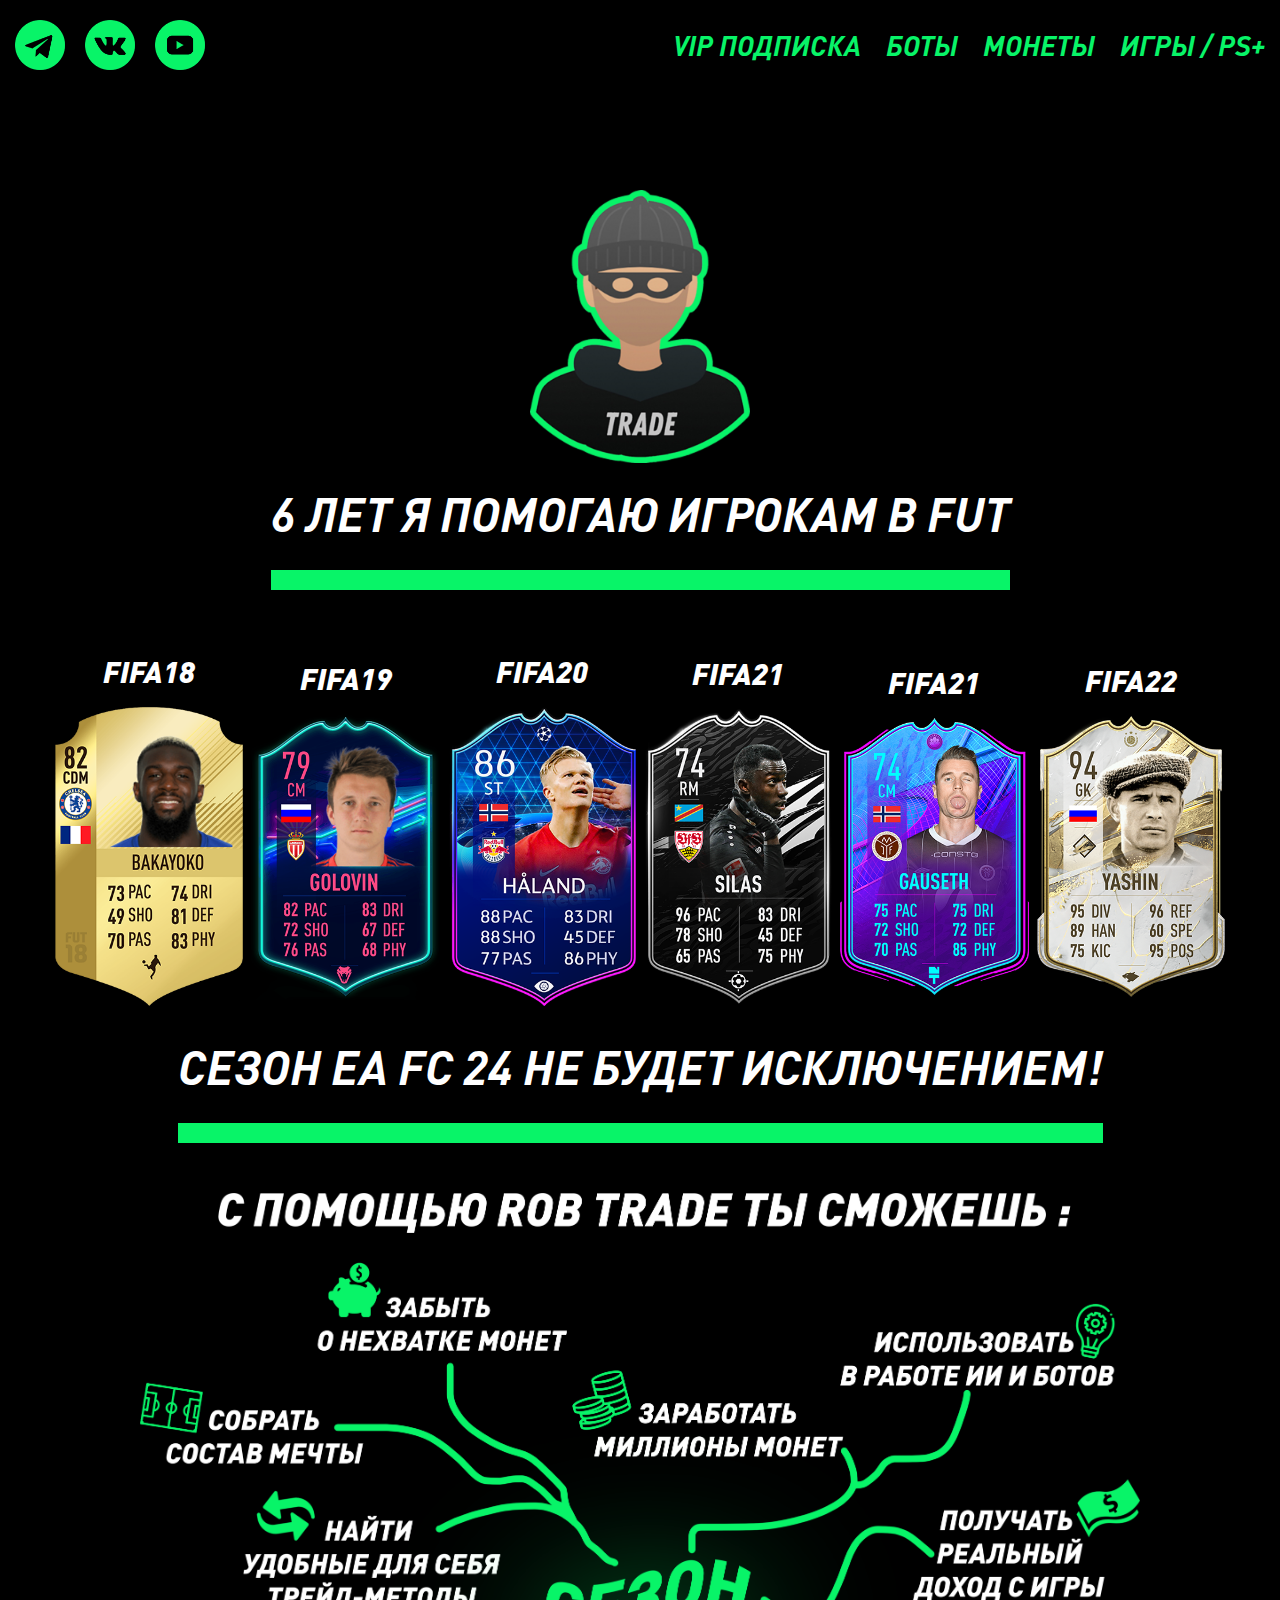
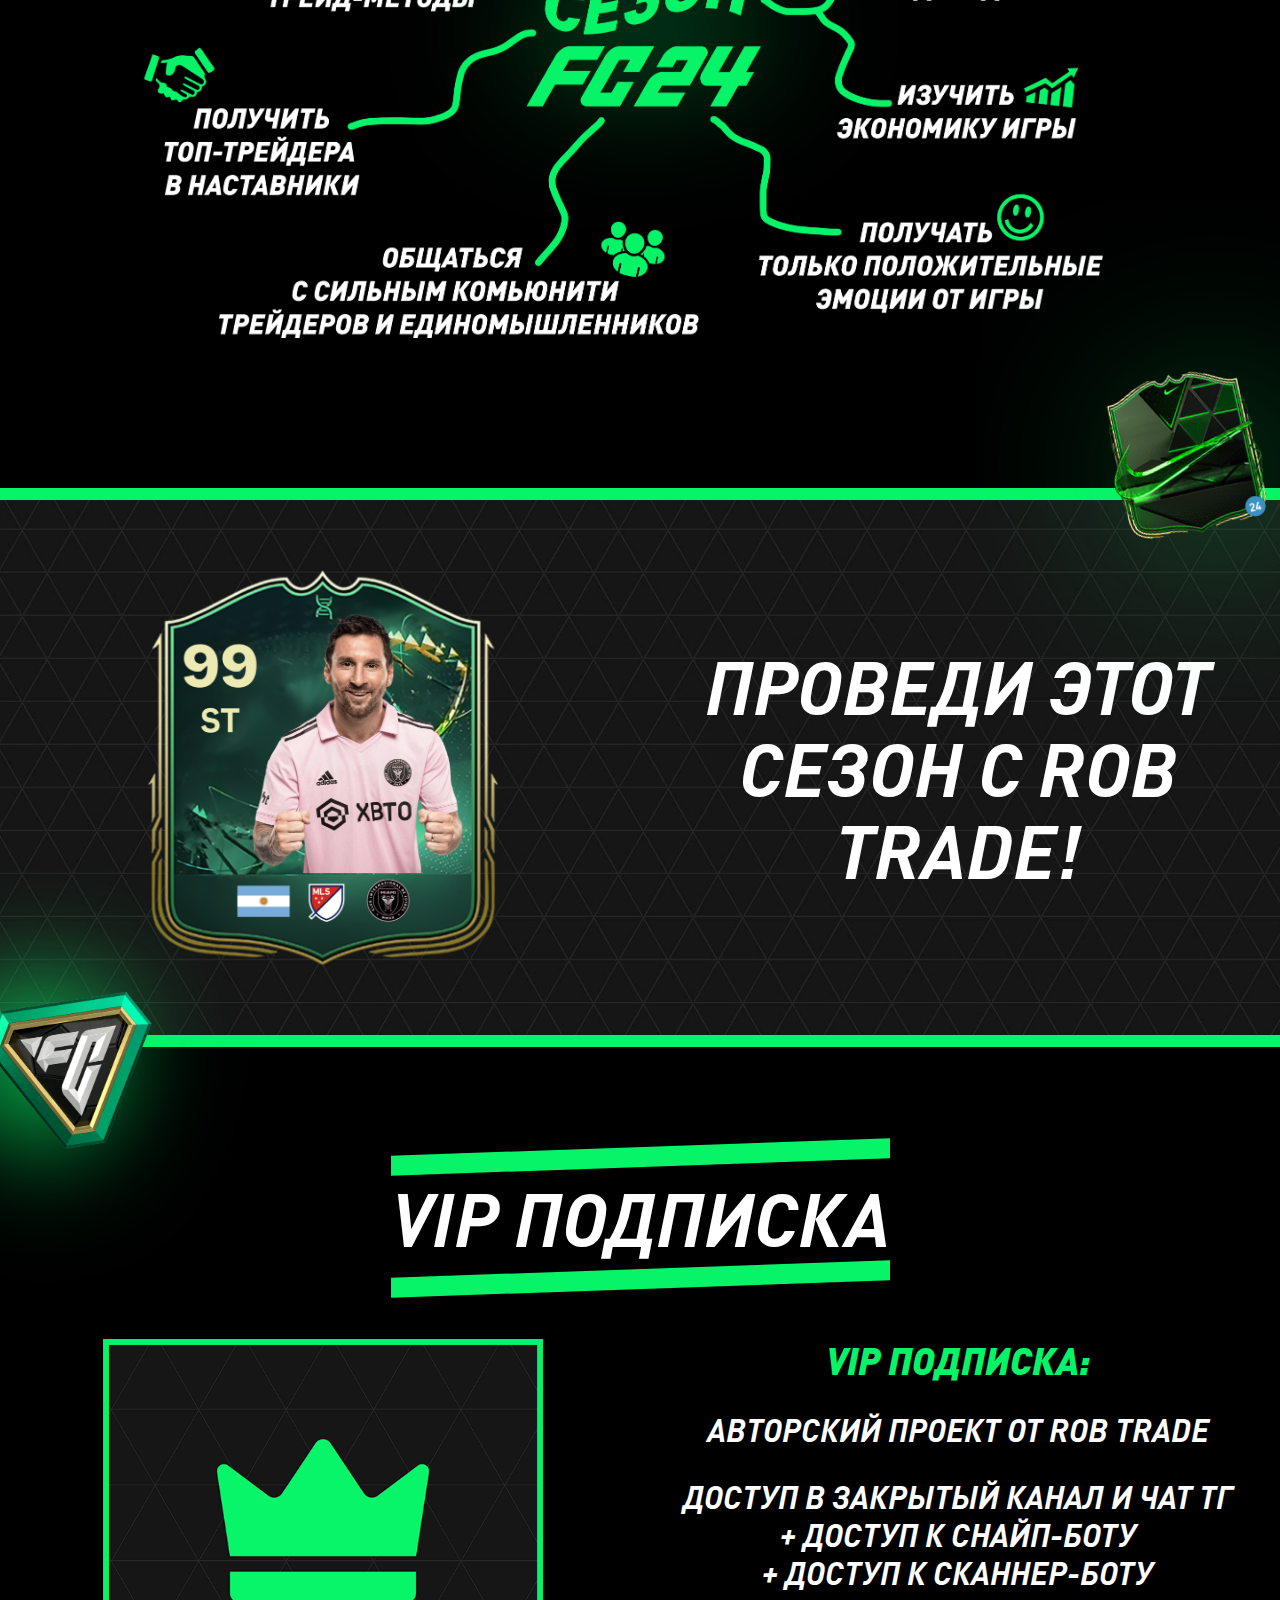
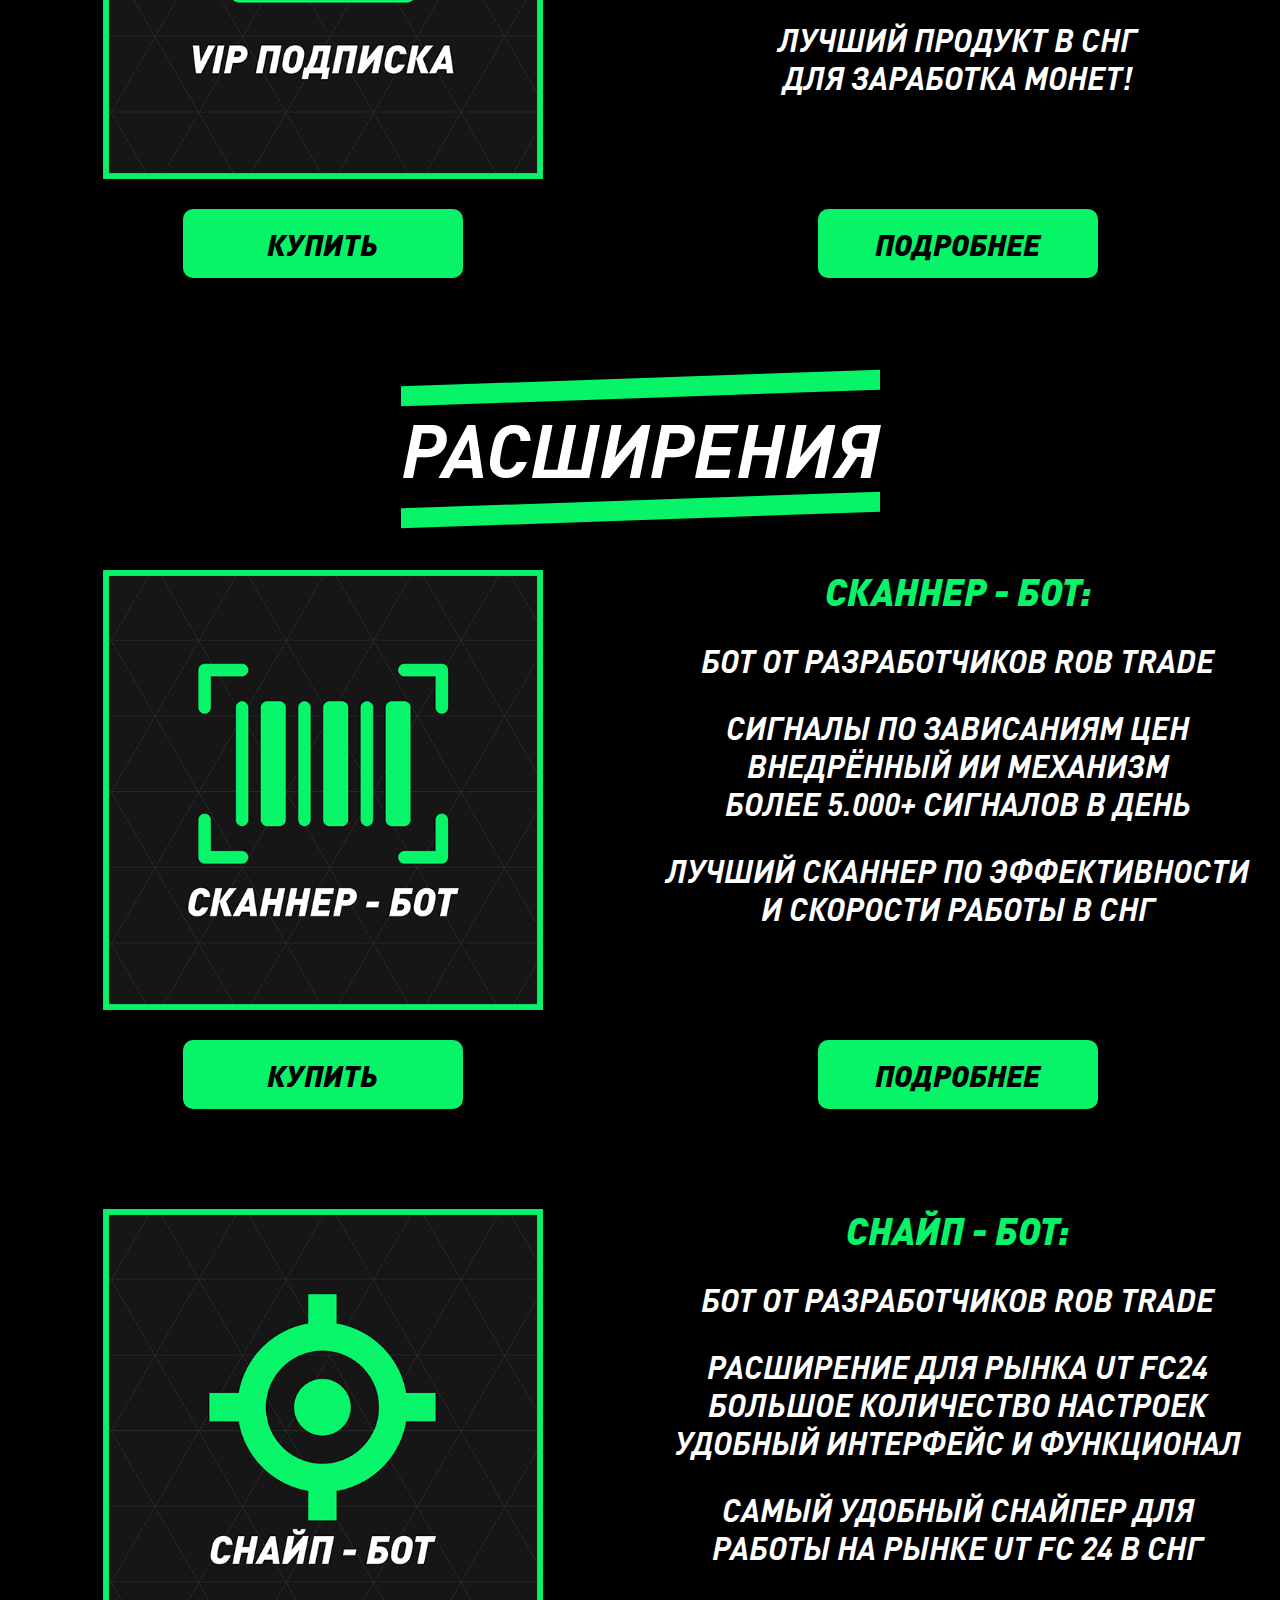
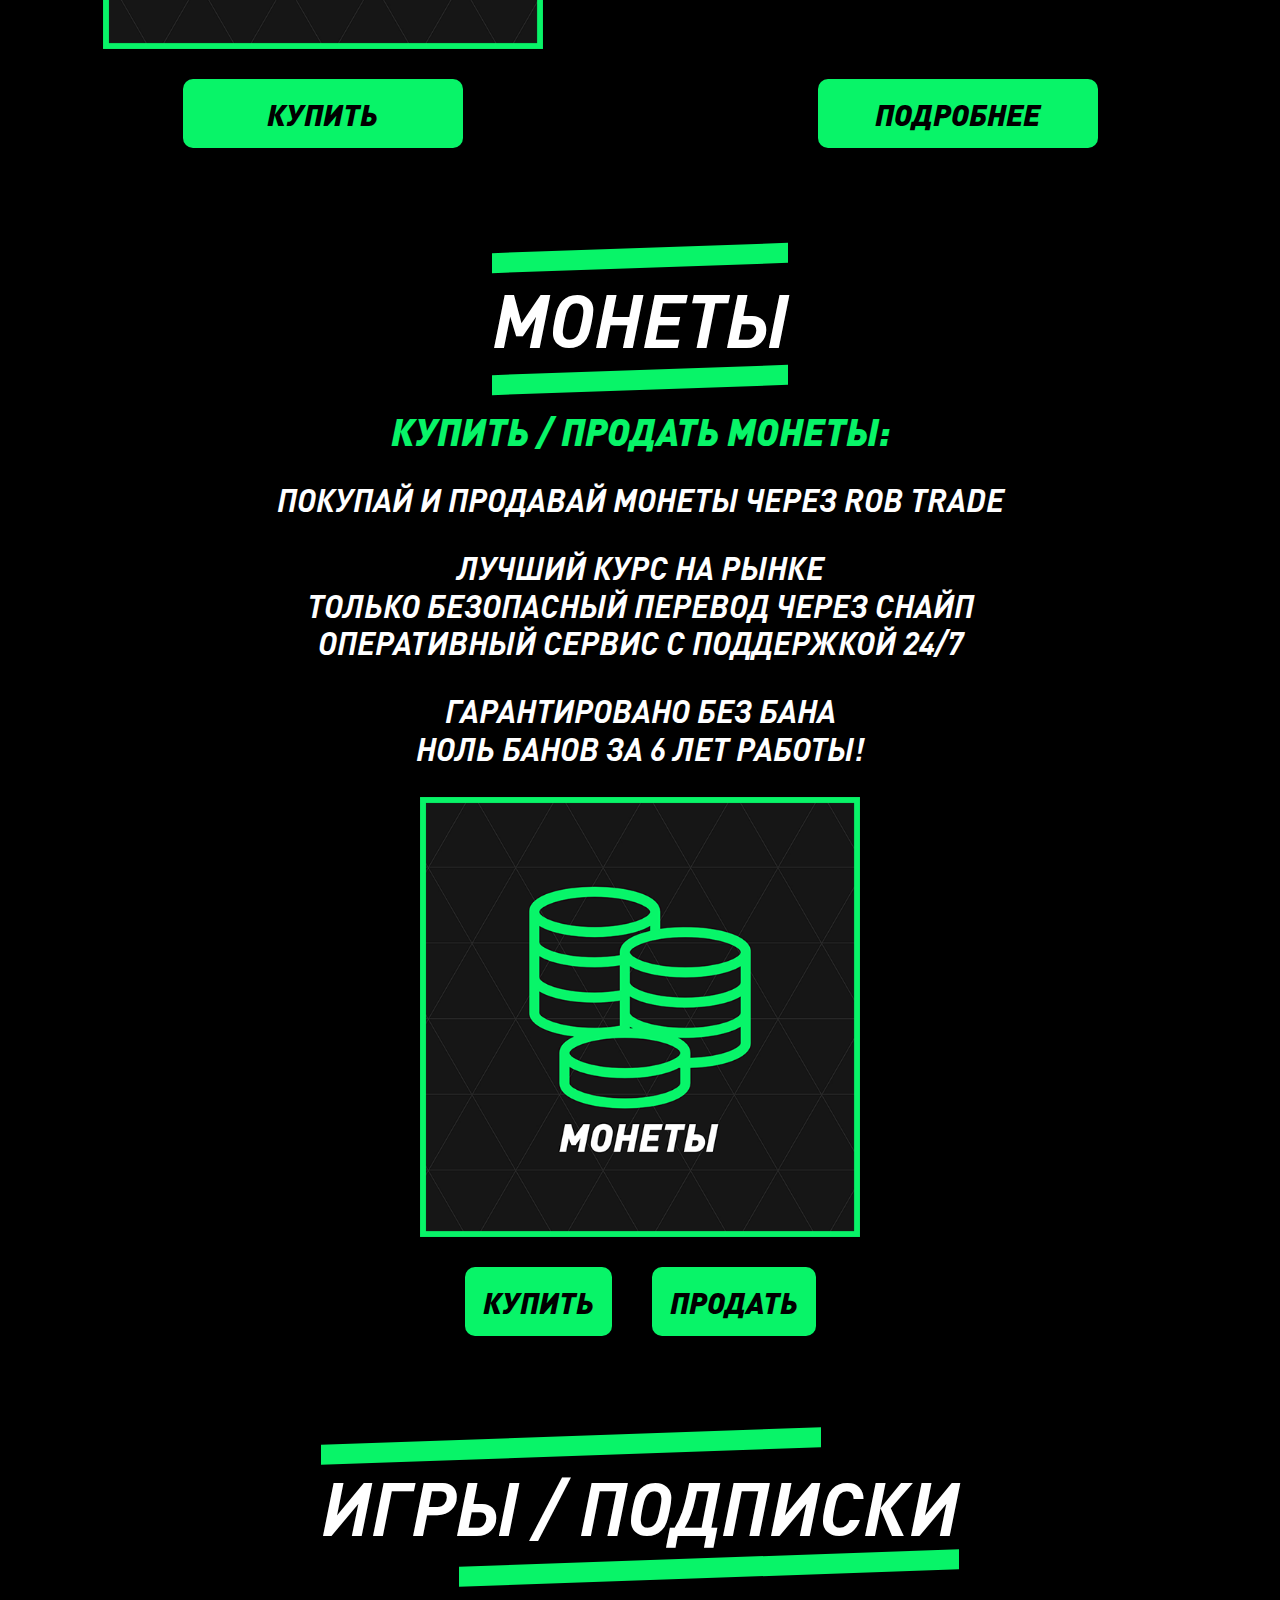
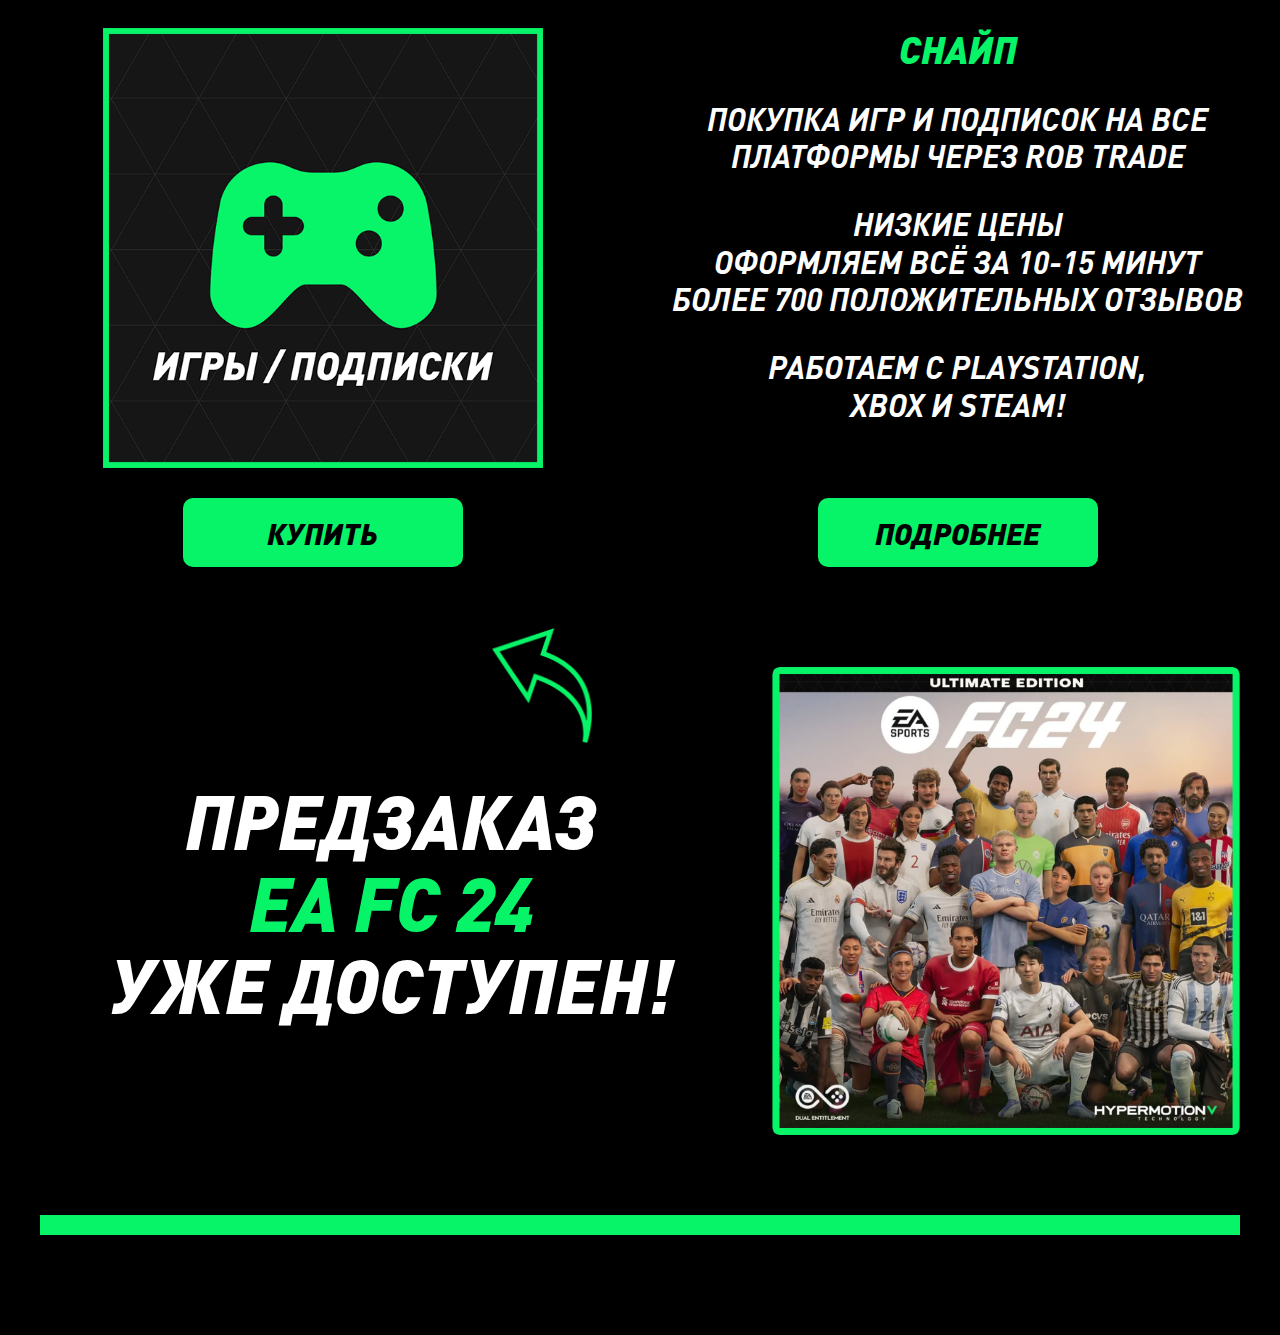
<file: index.html>
<!DOCTYPE html>
<html lang="ru">

<head>
    <meta charset="UTF-8">
    <meta http-equiv="X-UA-Compatible" content="IE=edge">
    <meta name="description" content="Landing Page">
    <meta name="viewport" content="width=device-width, initial-scale=1.0, minimum-scale=1.0, maximum-scale=1.0, user-scalable=no">

    <title>Landing Page</title>

    <link rel="icon" href="./img/favicon.svg">
    <link rel="stylesheet" href="./magnific/magnific-popup.css">
    <link rel="stylesheet" href="./fonts/stylesheet.css">
    <link rel="stylesheet" href="./style/reset.css">
    <link rel="stylesheet" href="./style/style.css">
</head>

<body class="main__body">

<!-- Navbar -->
<nav>
    <div class="container">
        <div class="navbar">
            <!-- <div class="logo">
                <a href="#"></a>
            </div> -->
            <div class="navbar__soc">
                <a href="#">
                    <img src="./img/telegram.png" alt="icon">
                </a>
                <a href="#">
                    <img src="./img/vk.png" alt="icon">
                </a>
                <a href="#">
                    <img src="./img/youtube.png" alt="icon">
                </a>
            </div>

            <ul class="menu">
                <li class="menu__item"><a href="#" class="menu__item-link" data-scroll>VIP ПОДПИСКА </a></li>
                <li class="menu__item"><a href="#" class="menu__item-link" data-scroll>БОТЫ</a></li>
                <li class="menu__item"><a href="#" class="menu__item-link" data-scroll>МОНЕТЫ</a></li>
                <li class="menu__item"><a href="#" class="menu__item-link" data-scroll>ИГРЫ / PS+</a></li>
            </ul>
            <div class="burger">
                <span></span>
            </div>
        </div>
    </div>
</nav>

<section class="hero">
    <div class="container">
        <div class="hero__wrapper">
            <img class="hero__img" src="./img/rob.png" alt="hero-img">

            <h1 class="hero__title section-title">6 ЛЕТ Я ПОМОГАЮ ИГРОКАМ В FUT</h1>

            <div class="hero__inner">
                <div class="hero__item">
                    <p class="hero__item-name">FIFA18</p>
                    <img class="hero__item-img" src="./img/hero-1.png" alt="hero">
                </div>

                <div class="hero__item">
                    <p class="hero__item-name">FIFA19</p>
                    <img class="hero__item-img" src="./img/hero-2.png" alt="hero">
                </div>

                <div class="hero__item">
                    <p class="hero__item-name">FIFA20</p>
                    <img class="hero__item-img" src="./img/hero-3.png" alt="hero">
                </div>

                <div class="hero__item">
                    <p class="hero__item-name">FIFA21</p>
                    <img class="hero__item-img" src="./img/hero-4.png" alt="hero">
                </div>

                <div class="hero__item">
                    <p class="hero__item-name">FIFA21</p>
                    <img class="hero__item-img" src="./img/hero-5.png" alt="hero">
                </div>

                <div class="hero__item">
                    <p class="hero__item-name">FIFA22</p>
                    <img class="hero__item-img" src="./img/hero-6.png" alt="hero">
                </div>
            </div>

            <p class="section-title">СЕЗОН EA FC 24 НЕ БУДЕТ ИСКЛЮЧЕНИЕМ!</p>

        </div>
    </div>
</section>

<section class="banner">
    <div class="container">
        <div class="banner__wrapper">
            <img class="banner__img" src="./img/banner-2.png" alt="img">
        </div>

        <h2 class="section-title">С ПОМОЩЬЮ ROB TRADE ТЫ СМОЖЕШЬ:</h2>

        <div class="banner__wrap">
            <div class="banner__item">
                <img class="banner__item-img" src="./img/item-1.png" alt="img">
                <p class="banner__item-text">ЗАБЫТЬ  О НЕХВАТКЕ МОНЕТ</p>
            </div>

            <div class="banner__item">
                <img class="banner__item-img" src="./img/item-2.png" alt="img">
                <p class="banner__item-text">ЗАРАБОТАТЬ МИЛЛИОНЫ МОНЕТ</p>
            </div>

            <div class="banner__item">
                <img class="banner__item-img" src="./img/item-3.png" alt="img">
                <p class="banner__item-text">ИСПОЛЬЗОВАТЬ  В РАБОТЕ ИИ И БОТОВ</p>
            </div>

            <div class="banner__item">
                <img class="banner__item-img" src="./img/item-4.png" alt="img">
                <p class="banner__item-text"> ПОЛУЧАТЬ  РЕАЛЬНЫЙ ДОХОД С ИГРЫ</p>
            </div>

            <div class="banner__item">
                <img class="banner__item-img" src="./img/item-5.png" alt="img">
                <p class="banner__item-text">ИЗУЧИТЬ  ЭКОНОМИКУ ИГРЫ </p>
            </div>

            <div class="banner__item">
                <img class="banner__item-img" src="./img/item-6.png" alt="img">
                <p class="banner__item-text">ПОЛУЧАТЬ  ТОЛЬКО ПОЛОЖИТЕЛЬНЫЕ ЭМОЦИИ ОТ ИГРЫ</p>
            </div>

            <div class="banner__item">
                <img class="banner__item-img" src="./img/item-7.png" alt="img">
                <p class="banner__item-text">ОБЩАТЬСЯ  С СИЛЬНЫМ КОМЬЮНИТИ  ТРЕЙДЕРОВ И ЕДИНОМЫШЛЕННИКОВ</p>
            </div>

            <div class="banner__item">
                <img class="banner__item-img" src="./img/item-8.png" alt="img">
                <p class="banner__item-text">ПОЛУЧИТЬ ТОП-ТРЕЙДЕРА  В НАСТАВНИКИ</p>
            </div>

            <div class="banner__item">
                <img class="banner__item-img" src="./img/item-9.png" alt="img">
                <p class="banner__item-text">НАЙТИ  УДОБНЫЕ ДЛЯ СЕБЯ ТРЕЙД-МЕТОДЫ</p>
            </div>

            <div class="banner__item">
                <img class="banner__item-img" src="./img/item-10.png" alt="img">
                <p class="banner__item-text">СОБРАТЬ СОСТАВ МЕЧТЫ</p>
            </div>
        </div>
    </div>
</section>

<section class="poster">
    <div class="container">
        <div class="poster__wrapper">
            <div class="poster__img">
                <img src="./img/messi.png" alt="img">
            </div>

            <p class="poster__title">ПРОВЕДИ ЭТОТ СЕЗОН С ROB TRADE!</p>
        </div>
    </div>
</section>


<section class="box">
    <div class="container">
        <p class="section-title-big">VIP ПОДПИСКА</p>

        <div class="box__wrapper">
            <div class="box__item">
                <div class="box__item-img">
                    <img src="./img/box-1.png" alt="img">
                </div>

                <a id="btn1" class="box__item-btn btn modal__btn">КУПИТЬ</a>
            </div>

            <div class="box__item">
                <div class="box__item-inner">
                    <p class="box__item-title">VIP ПОДПИСКА:</p>

                    <p class="box__item-text">АВТОРСКИЙ ПРОЕКТ ОТ ROB TRADE </p>
                    <p class="box__item-text">ДОСТУП В ЗАКРЫТЫЙ КАНАЛ И ЧАТ ТГ <br> + ДОСТУП К СНАЙП-БОТУ <br> + ДОСТУП К СКАННЕР-БОТУ</p>
                    <p class="box__item-text">ЛУЧШИЙ ПРОДУКТ В СНГ <br> ДЛЯ ЗАРАБОТКА МОНЕТ!</p>
                </div>

                <a class="box__item-btn btn" href="more.html">ПОДРОБНЕЕ</a>
            </div>
        </div>
    </div>
</section>

<section class="box">
    <div class="container">
        <p class="section-title-big">расширения </p>

        <div class="box__wrapper">
            <div class="box__item">
                <div class="box__item-img">
                    <img src="./img/box-2.png" alt="img">
                </div>

                <a id="btn1" class="box__item-btn btn modal__btn">КУПИТЬ</a>
            </div>

            <div class="box__item">
                <div class="box__item-inner">
                    <p class="box__item-title">СКАННЕР - БОТ:</p>

                    <p class="box__item-text">БОТ ОТ РАЗРАБОТЧИКОВ ROB TRADE</p>
                    <p class="box__item-text">СИГНАЛЫ ПО ЗАВИСАНИЯМ ЦЕН <br>ВНЕДРЁННЫЙ ИИ МЕХАНИЗМ <br>БОЛЕЕ 5.000+ СИГНАЛОВ В ДЕНЬ</p>
                    <p class="box__item-text">ЛУЧШИЙ СКАННЕР ПО ЭФФЕКТИВНОСТИ <br> И СКОРОСТИ РАБОТЫ В СНГ</p>
                </div>

                <a class="box__item-btn btn" href="more.html">ПОДРОБНЕЕ</a>
            </div>
        </div>
    </div>
</section>

<section class="box">
    <div class="container">
        <!-- <p class="section-title-big">VIP ПОДПИСКА</p> -->

        <div class="box__wrapper">
            <div class="box__item">
                <div class="box__item-img">
                    <img src="./img/box-3.png" alt="img">
                </div>

                <a id="btn1" class="box__item-btn btn modal__btn">КУПИТЬ</a>
            </div>

            <div class="box__item">
                <div class="box__item-inner">
                    <p class="box__item-title">СНАЙП - БОТ:</p>

                    <p class="box__item-text">БОТ ОТ РАЗРАБОТЧИКОВ ROB TRADE</p>
                    <p class="box__item-text">РАСШИРЕНИЕ ДЛЯ РЫНКА UT FC24 <br>БОЛЬШОЕ КОЛИЧЕСТВО НАСТРОЕК <br>УДОБНЫЙ ИНТЕРФЕЙС И ФУНКЦИОНАЛ</p>
                    <p class="box__item-text">САМЫЙ УДОБНЫЙ СНАЙПЕР ДЛЯ <br>РАБОТЫ НА РЫНКЕ UT FC 24 В СНГ</p>
                </div>

                <a class="box__item-btn btn" href="more.html">ПОДРОБНЕЕ</a>
            </div>
        </div>
    </div>
</section>


<section class="box">
    <div class="container">
        <p class="section-title-big">МОНЕТЫ</p>

        <div class="box__item">
            <div class="box__item-inner">
                <p class="box__item-title">КУПИТЬ / ПРОДАТЬ МОНЕТЫ:</p>

                <p class="box__item-text">ПОКУПАЙ И ПРОДАВАЙ МОНЕТЫ ЧЕРЕЗ ROB TRADE</p>
                <p class="box__item-text">ЛУЧШИЙ КУРС НА РЫНКЕ <br>ТОЛЬКО БЕЗОПАСНЫЙ ПЕРЕВОД ЧЕРЕЗ СНАЙП <br>ОПЕРАТИВНЫЙ СЕРВИС С ПОДДЕРЖКОЙ 24/7</p>
                <p class="box__item-text">ГАРАНТИРОВАНО БЕЗ БАНА <br>НОЛЬ БАНОВ ЗА 6 ЛЕТ РАБОТЫ!</p>
            </div>

            <div class="box__item-img">
                <img src="./img/box-4.png" alt="img">
            </div>

            <div class="box__item-btns">
                <a id="btn1" class="box__item-btn btn modal__btn">КУПИТЬ</a>
                <a class="box__item-btn btn" href="#">ПРОДАТЬ</a>
            </div>
        </div>
    </div>
</section>


<section class="box">
    <div class="container">
        <p class="section-title-big">ИГРЫ / ПОДПИСКИ</p>

        <div class="box__wrapper">
            <div class="box__item">
                <div class="box__item-img">
                    <img src="./img/box-5.png" alt="img">
                </div>

                <a id="btn1" class="box__item-btn btn modal__btn">КУПИТЬ</a>
            </div>

            <div class="box__item">
                <div class="box__item-inner">
                    <p class="box__item-title">СНАЙП</p>

                    <p class="box__item-text">ПОКУПКА ИГР И ПОДПИСОК НА ВСЕ <br>ПЛАТФОРМЫ ЧЕРЕЗ ROB TRADE</p>
                    <p class="box__item-text">НИЗКИЕ ЦЕНЫ <br>ОФОРМЛЯЕМ ВСЁ ЗА 10-15 МИНУТ <br>БОЛЕЕ 700 ПОЛОЖИТЕЛЬНЫХ ОТЗЫВОВ</p>
                    <p class="box__item-text">РАБОТАЕМ С PLAYSTATION, <br>XBOX И STEAM!</p>
                </div>

                <a class="box__item-btn btn" href="more.html">ПОДРОБНЕЕ</a>
            </div>
        </div>
    </div>
</section>


<footer class="footer">
    <div class="container">
        <div class="footer__wrapper">
            <div class="footer__item">
                <p class="footer__title">ПРЕДЗАКАЗ <br> <span>ЕА FC 24</span> <br> УЖЕ ДОСТУПЕН!</p>
            </div>

            <div class="footer__img">
                <img src="./img/footer-img.png" alt="img">
            </div>
        </div>
    </div>
</footer>

<div id="modal1" class="modal mfp-hide">
    <div class="modal__wrapper">
        <div class="modal__top">
            <p class="modal__title">Внимание!</p>
            <button title="Close (Esc)" type="button" class="mfp-close">×</button>
        </div>
    
        <p class="modal__text">После оплаты вы получите все необходимые ссылки</p>
        <hr>
        <div class="modal__content">
            
            <div class="modal__item">
                <p class="modal__item-text">Тариф 1</p>
                <p class="modal__item-price">3000 ₽</p>
                <a class="btn" href="#">Перейти к оплате</a>
            </div>

            <div class="modal__item">
                <p class="modal__item-text">Тариф 1</p>
                <p class="modal__item-price">3000 ₽</p>
                <a class="btn" href="#">Перейти к оплате</a>
            </div>

            <div class="modal__item">
                <p class="modal__item-text">Тариф 1</p>
                <p class="modal__item-price">3000 ₽</p>
                <a class="btn" href="#">Перейти к оплате</a>
            </div>
        </div>
    </div>
</div>

</body>


<script src="https://code.jquery.com/jquery-3.7.0.min.js" integrity="sha256-2Pmvv0kuTBOenSvLm6bvfBSSHrUJ+3A7x6P5Ebd07/g=" crossorigin="anonymous"></script>
<script src="./magnific/jquery.magnific-popup.min.js"></script>
<script src="./script/script.js"></script>

</html>
</file>
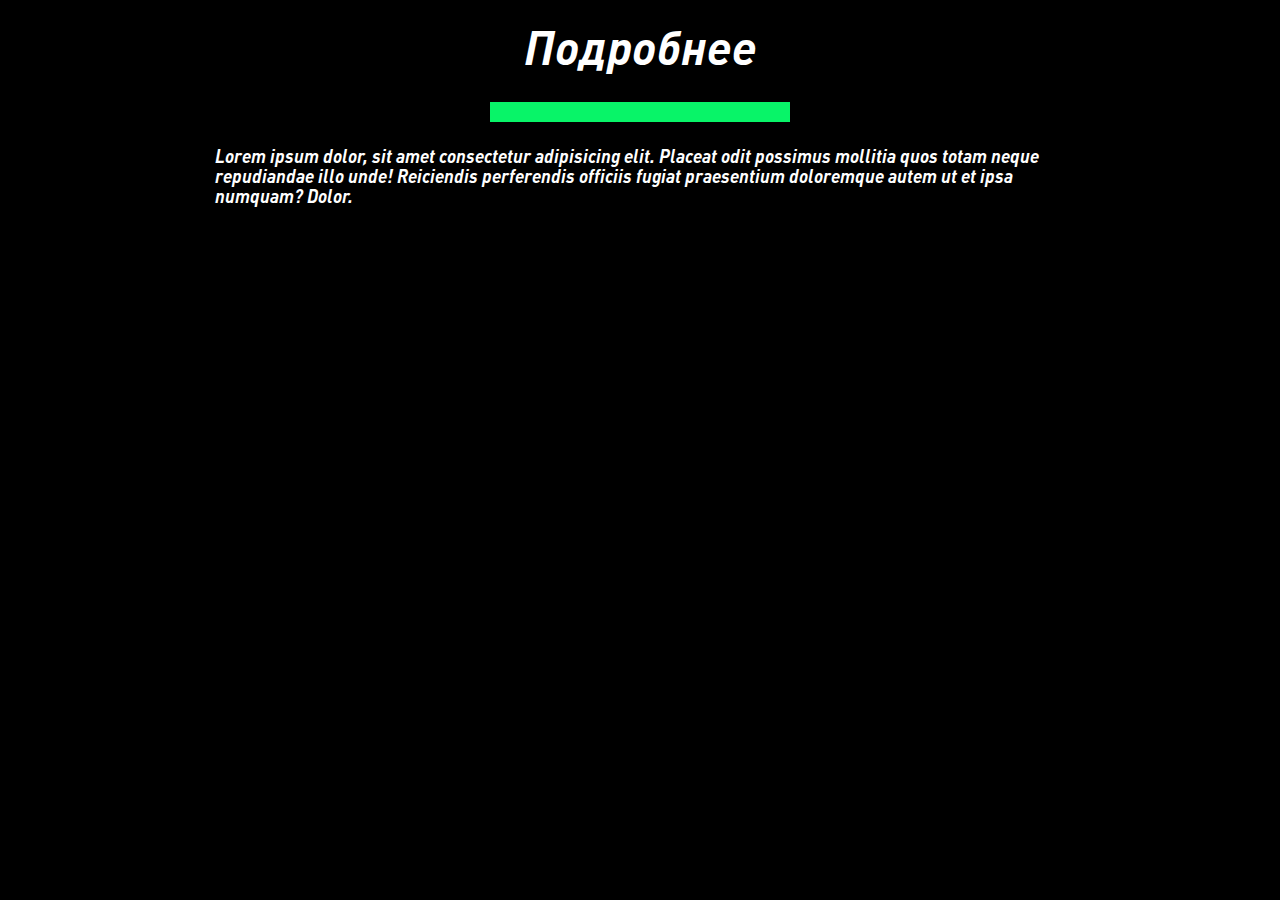
<file: more.html>
<!DOCTYPE html>
<html lang="ru">

<head>
    <meta charset="UTF-8">
    <meta http-equiv="X-UA-Compatible" content="IE=edge">
    <meta name="description" content="Landing Page">
    <meta name="viewport" content="width=device-width, initial-scale=1.0, minimum-scale=1.0, maximum-scale=1.0, user-scalable=no">

    <title>Landing Page</title>

    <link rel="icon" href="./img/favicon.svg">
    <link rel="stylesheet" href="./magnific/magnific-popup.css">
    <link rel="stylesheet" href="./fonts/stylesheet.css">
    <link rel="stylesheet" href="./style/reset.css">
    <link rel="stylesheet" href="./style/style.css">
</head>

<body class="main__body">

<!-- Navbar -->
<!-- <nav>
    <div class="container">
        <div class="navbar">
            
            <div class="navbar__soc">
                <a href="#">
                    <img src="./img/telegram.png" alt="icon">
                </a>
                <a href="#">
                    <img src="./img/vk.png" alt="icon">
                </a>
                <a href="#">
                    <img src="./img/youtube.png" alt="icon">
                </a>
            </div>

            <ul class="menu">
                <li class="menu__item"><a href="#" class="menu__item-link" data-scroll>VIP ПОДПИСКА </a></li>
                <li class="menu__item"><a href="#" class="menu__item-link" data-scroll>БОТЫ</a></li>
                <li class="menu__item"><a href="#" class="menu__item-link" data-scroll>МОНЕТЫ</a></li>
                <li class="menu__item"><a href="#" class="menu__item-link" data-scroll>ИГРЫ / PS+</a></li>
            </ul>
            <div class="burger">
                <span></span>
            </div>
        </div>
    </div>
</nav> -->

<section class="more">
    <div class="container">
        <h2 class="section-title">Подробнее</h2>
        <div class="more__wrapper">
            <div class="more__text">Lorem ipsum dolor, sit amet consectetur adipisicing elit. Placeat odit possimus mollitia quos totam neque repudiandae illo unde! Reiciendis perferendis officiis fugiat praesentium doloremque autem ut et ipsa numquam? Dolor.</div>
        </div>
    </div>
</section>

<!-- <footer class="footer">
    <div class="container">
        <div class="footer__wrapper">
            <div class="footer__item">
                <p class="footer__title">ПРЕДЗАКАЗ <br> <span>ЕА FC 24</span> <br> УЖЕ ДОСТУПЕН!</p>
            </div>

            <div class="footer__img">
                <img src="./img/footer-img.png" alt="img">
            </div>
        </div>
    </div>
</footer> -->


</body>


<script src="https://code.jquery.com/jquery-3.7.0.min.js" integrity="sha256-2Pmvv0kuTBOenSvLm6bvfBSSHrUJ+3A7x6P5Ebd07/g=" crossorigin="anonymous"></script>
<script src="./magnific/jquery.magnific-popup.min.js"></script>
<script src="./script/script.js"></script>

</html>
</file>
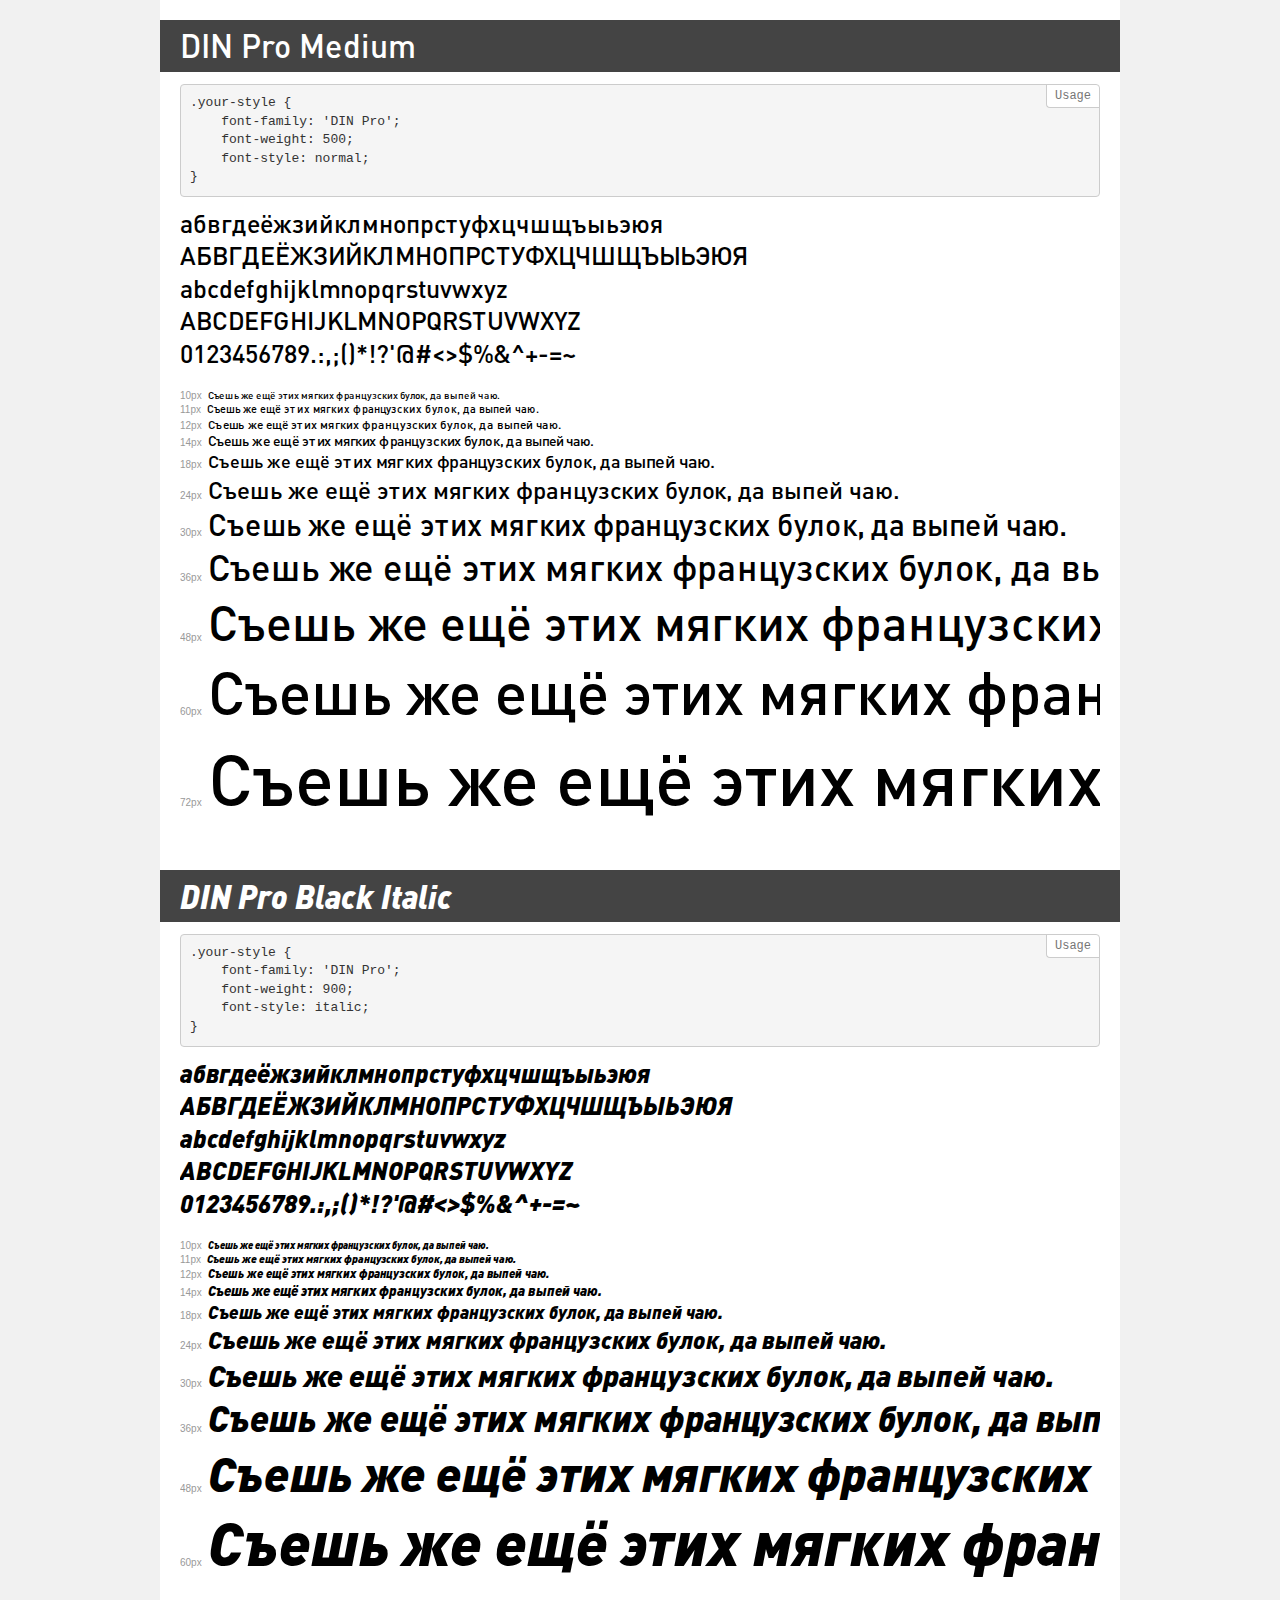
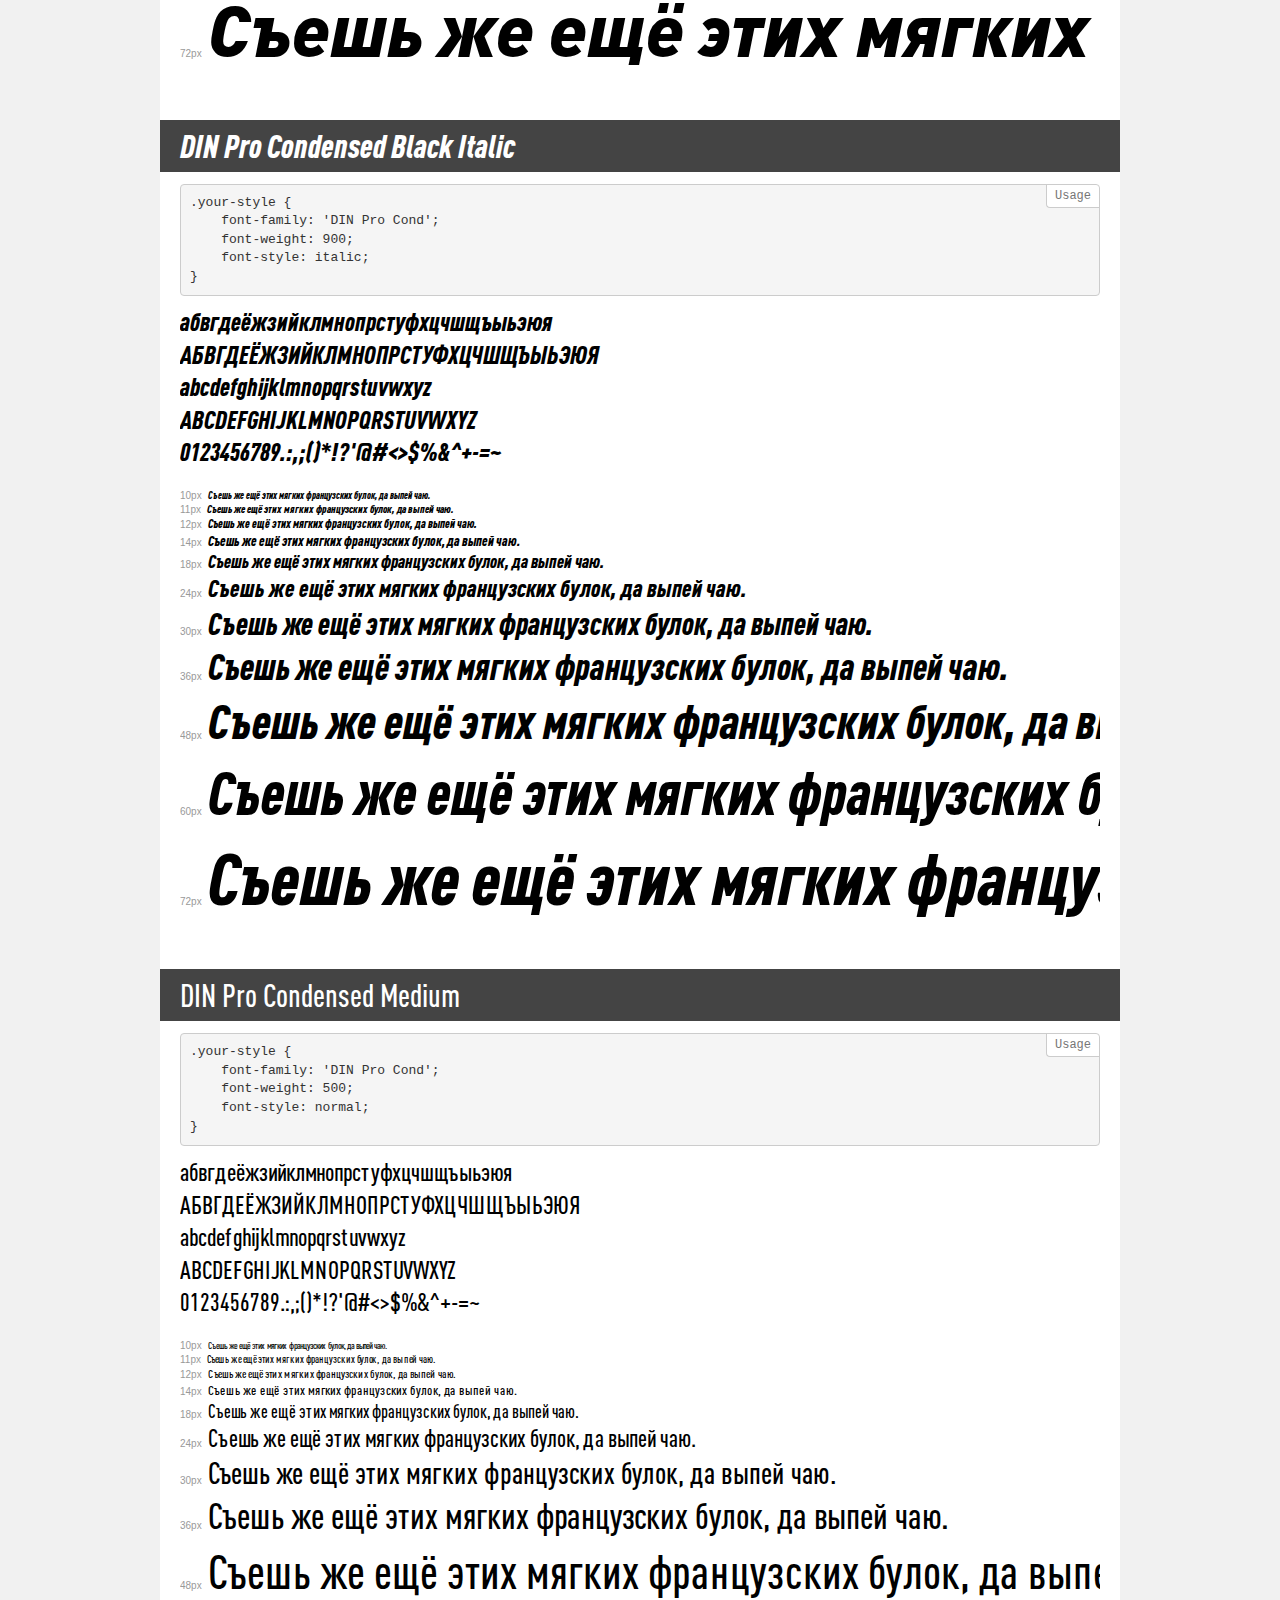
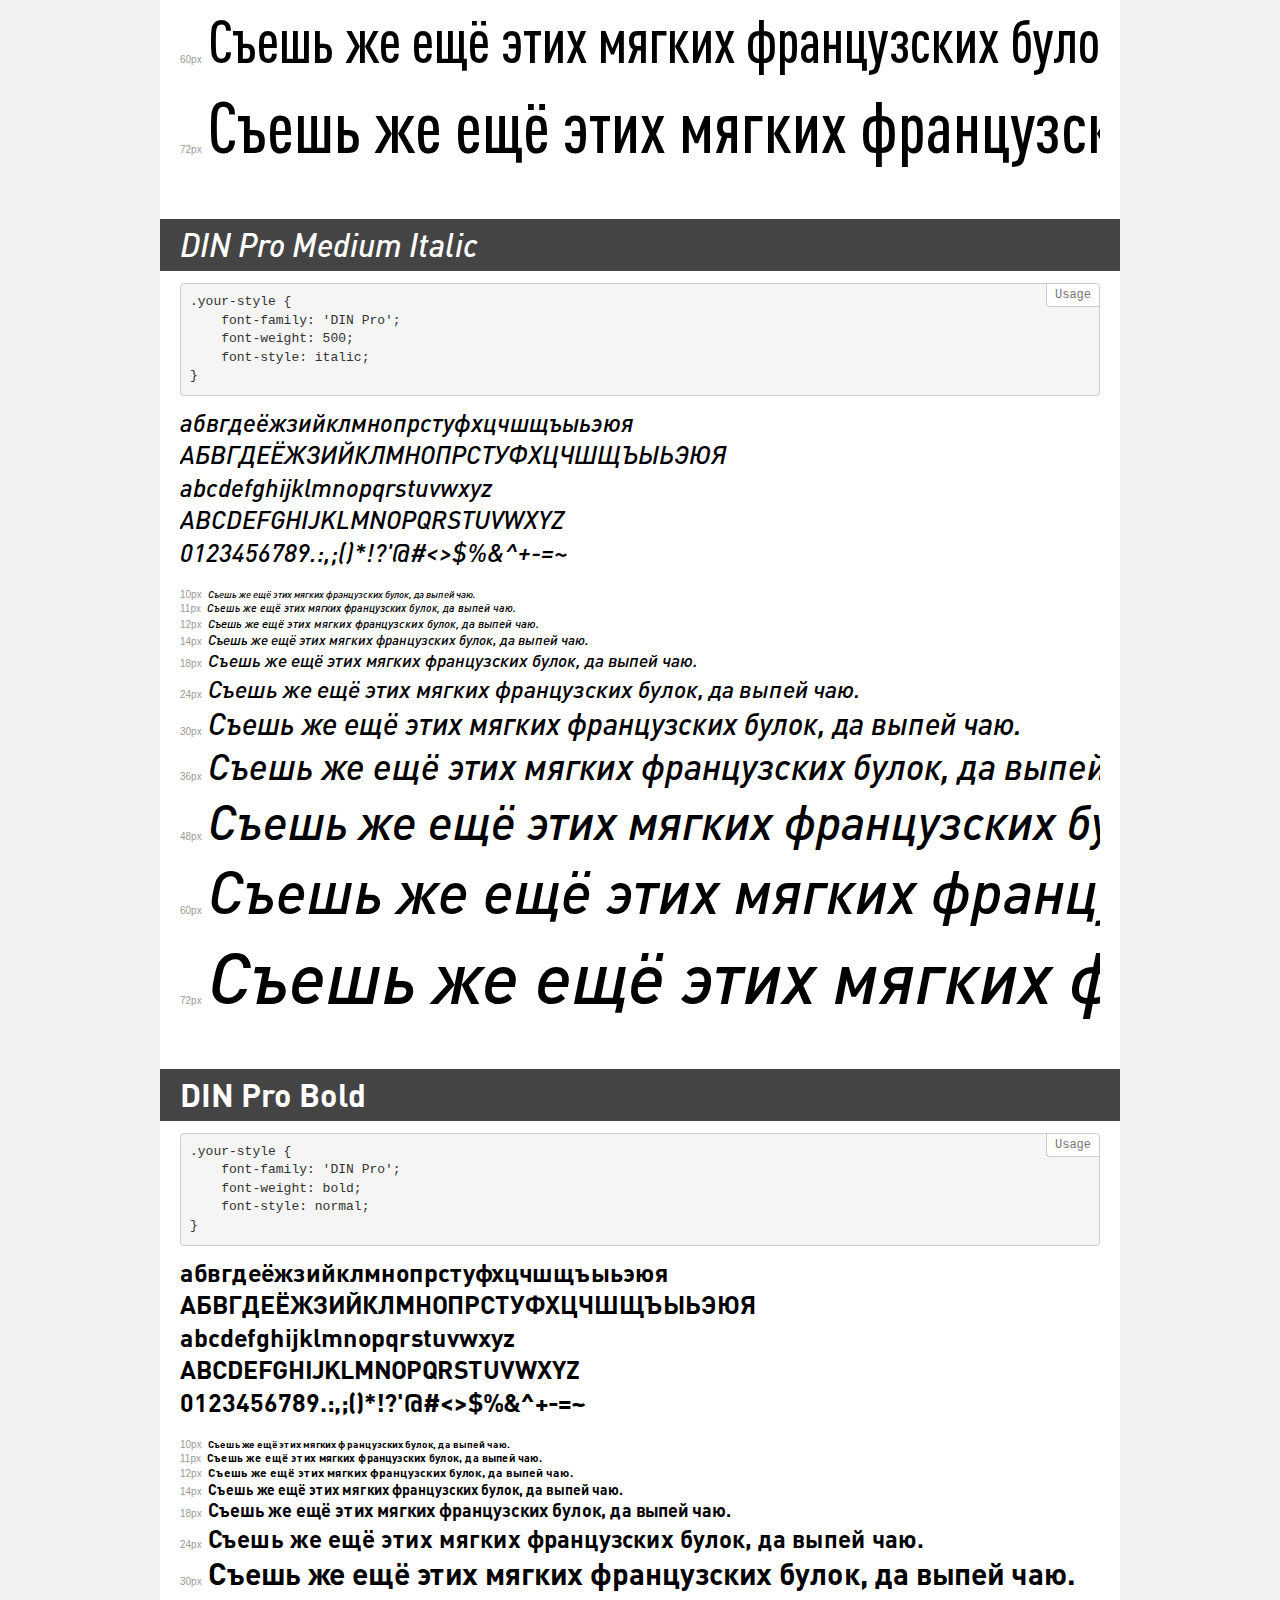
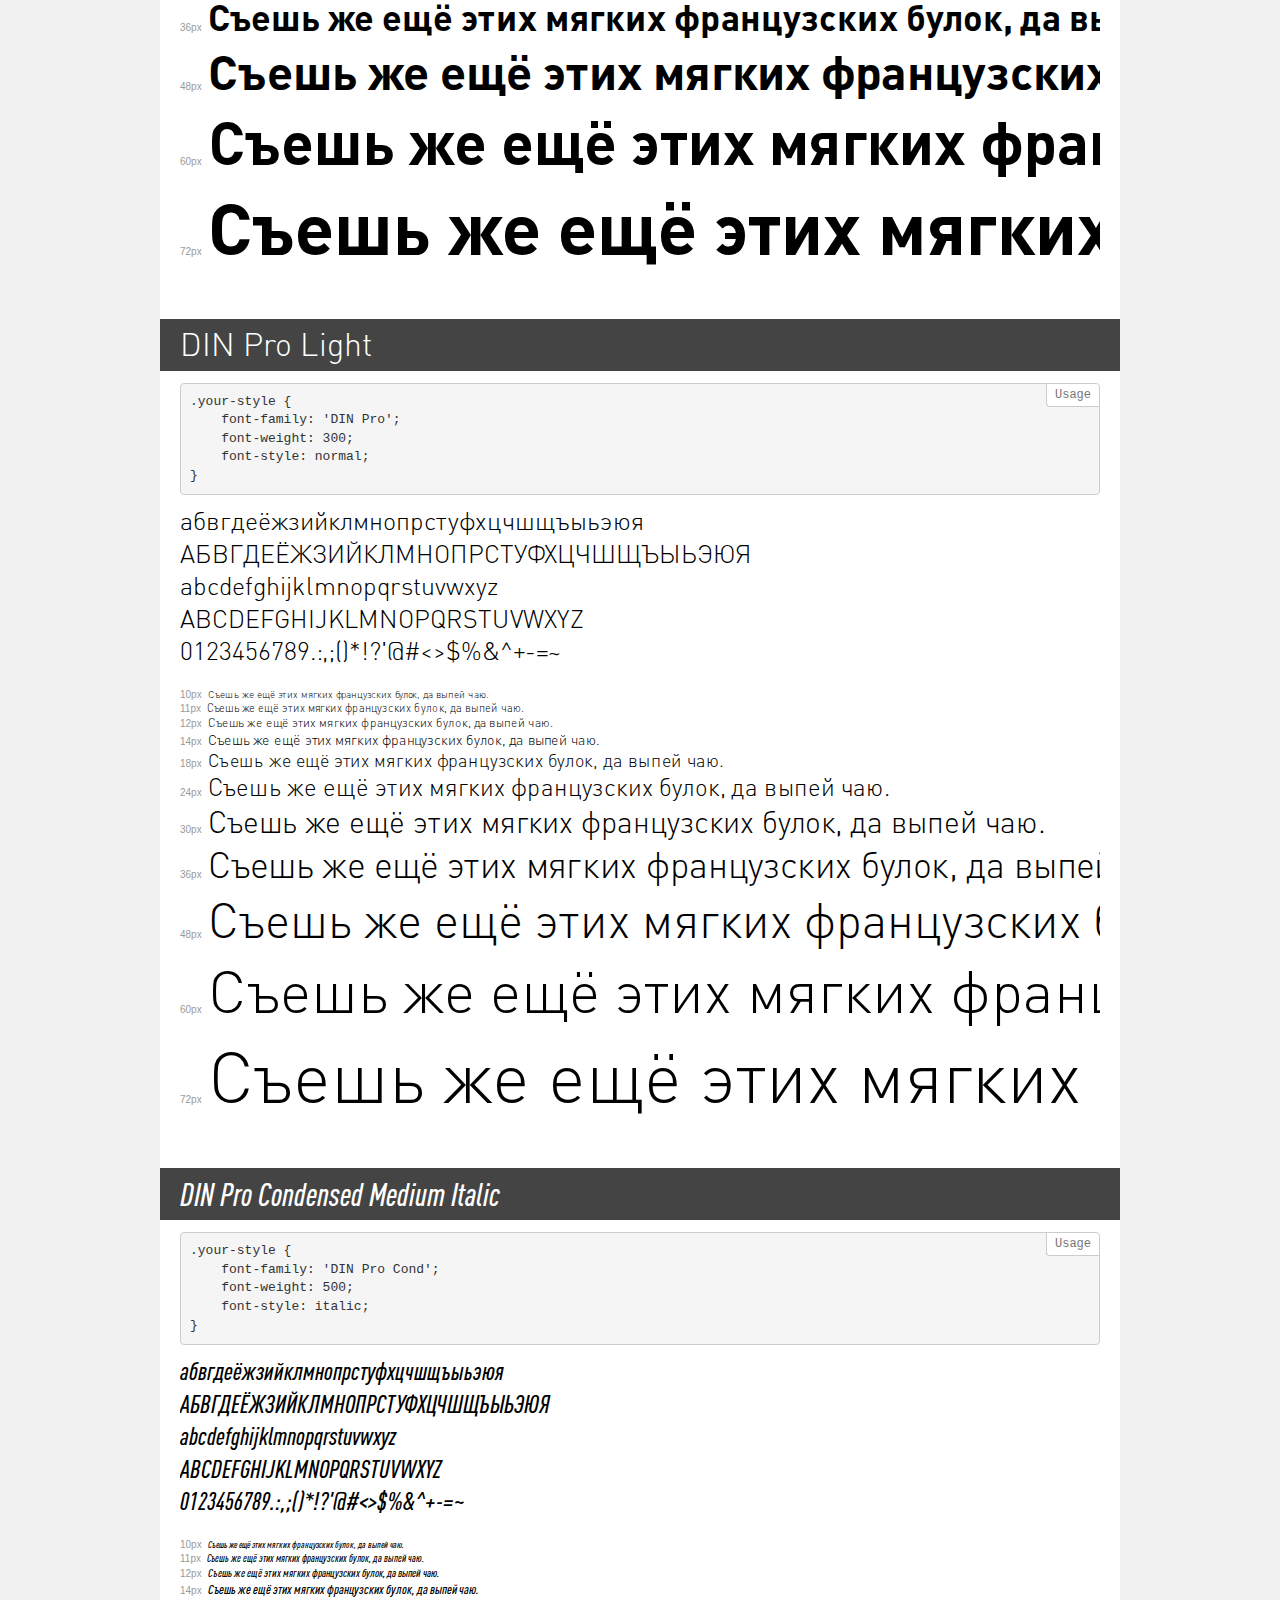
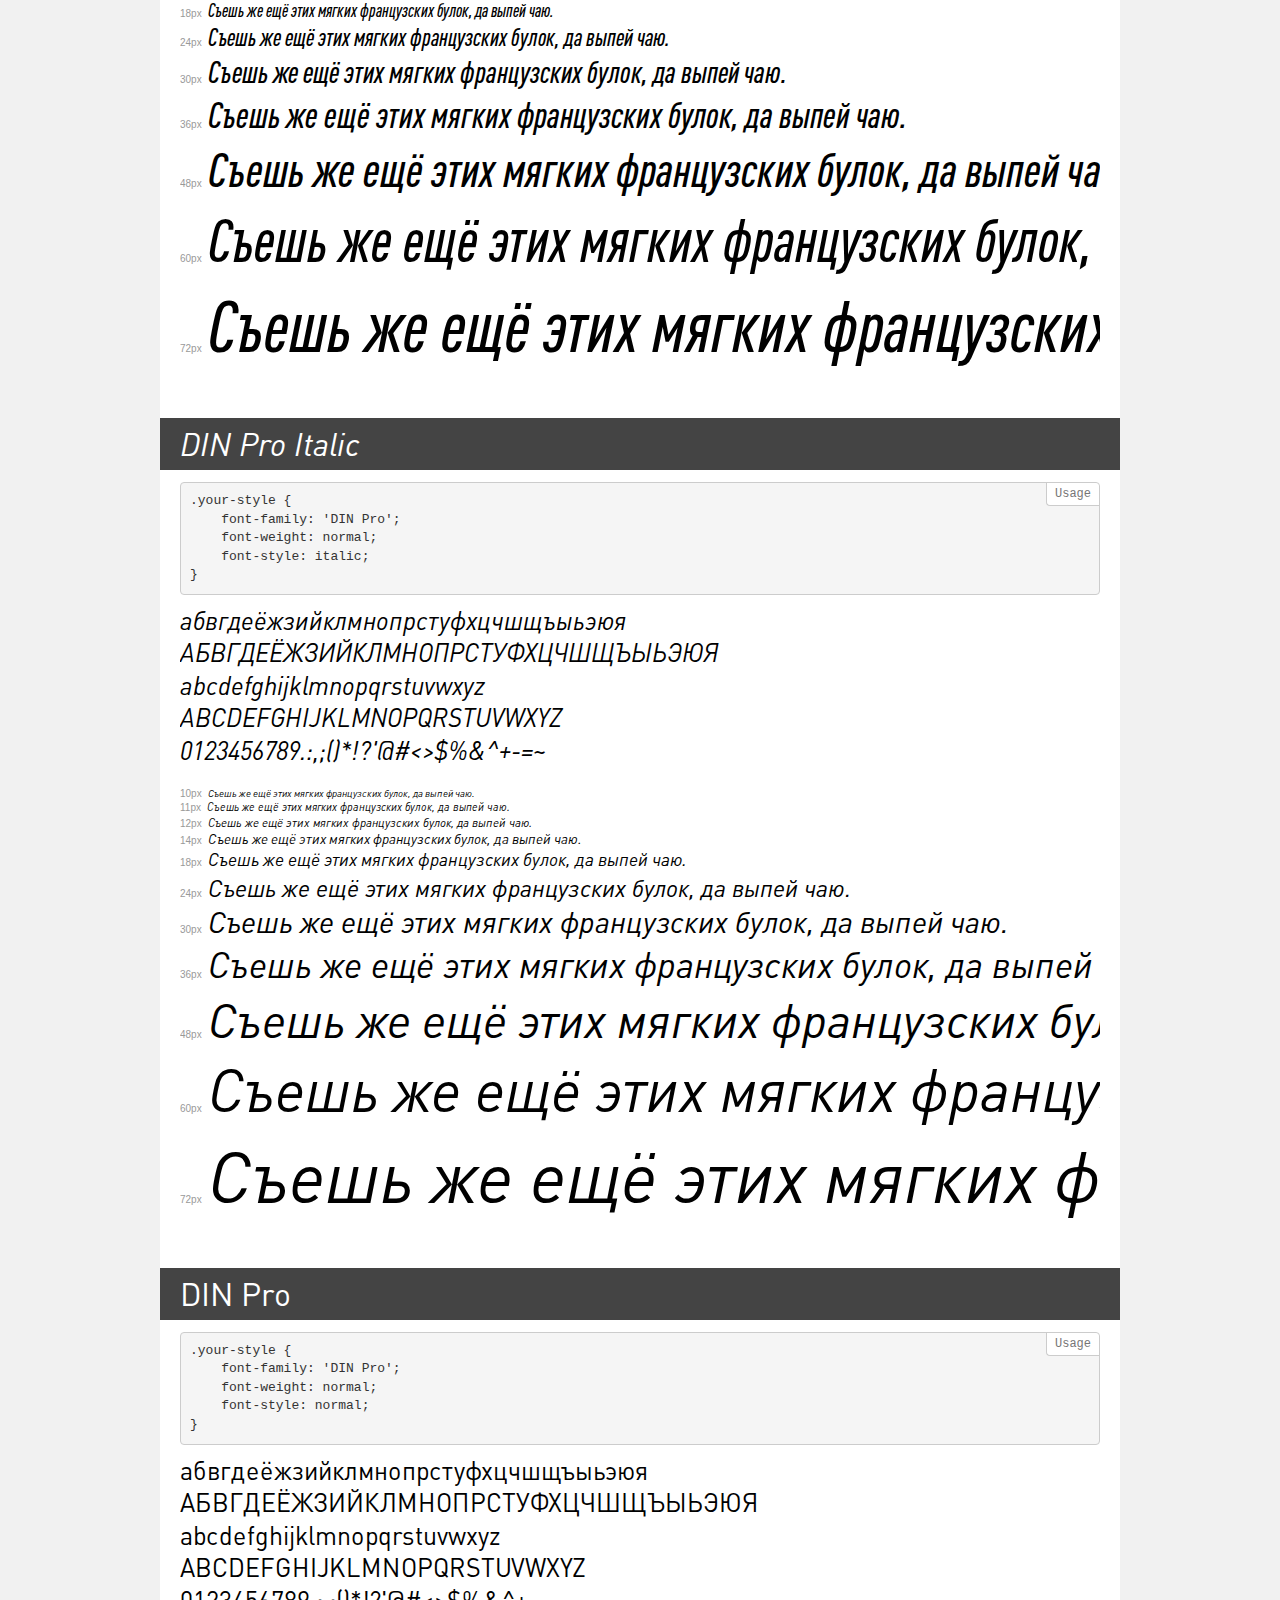
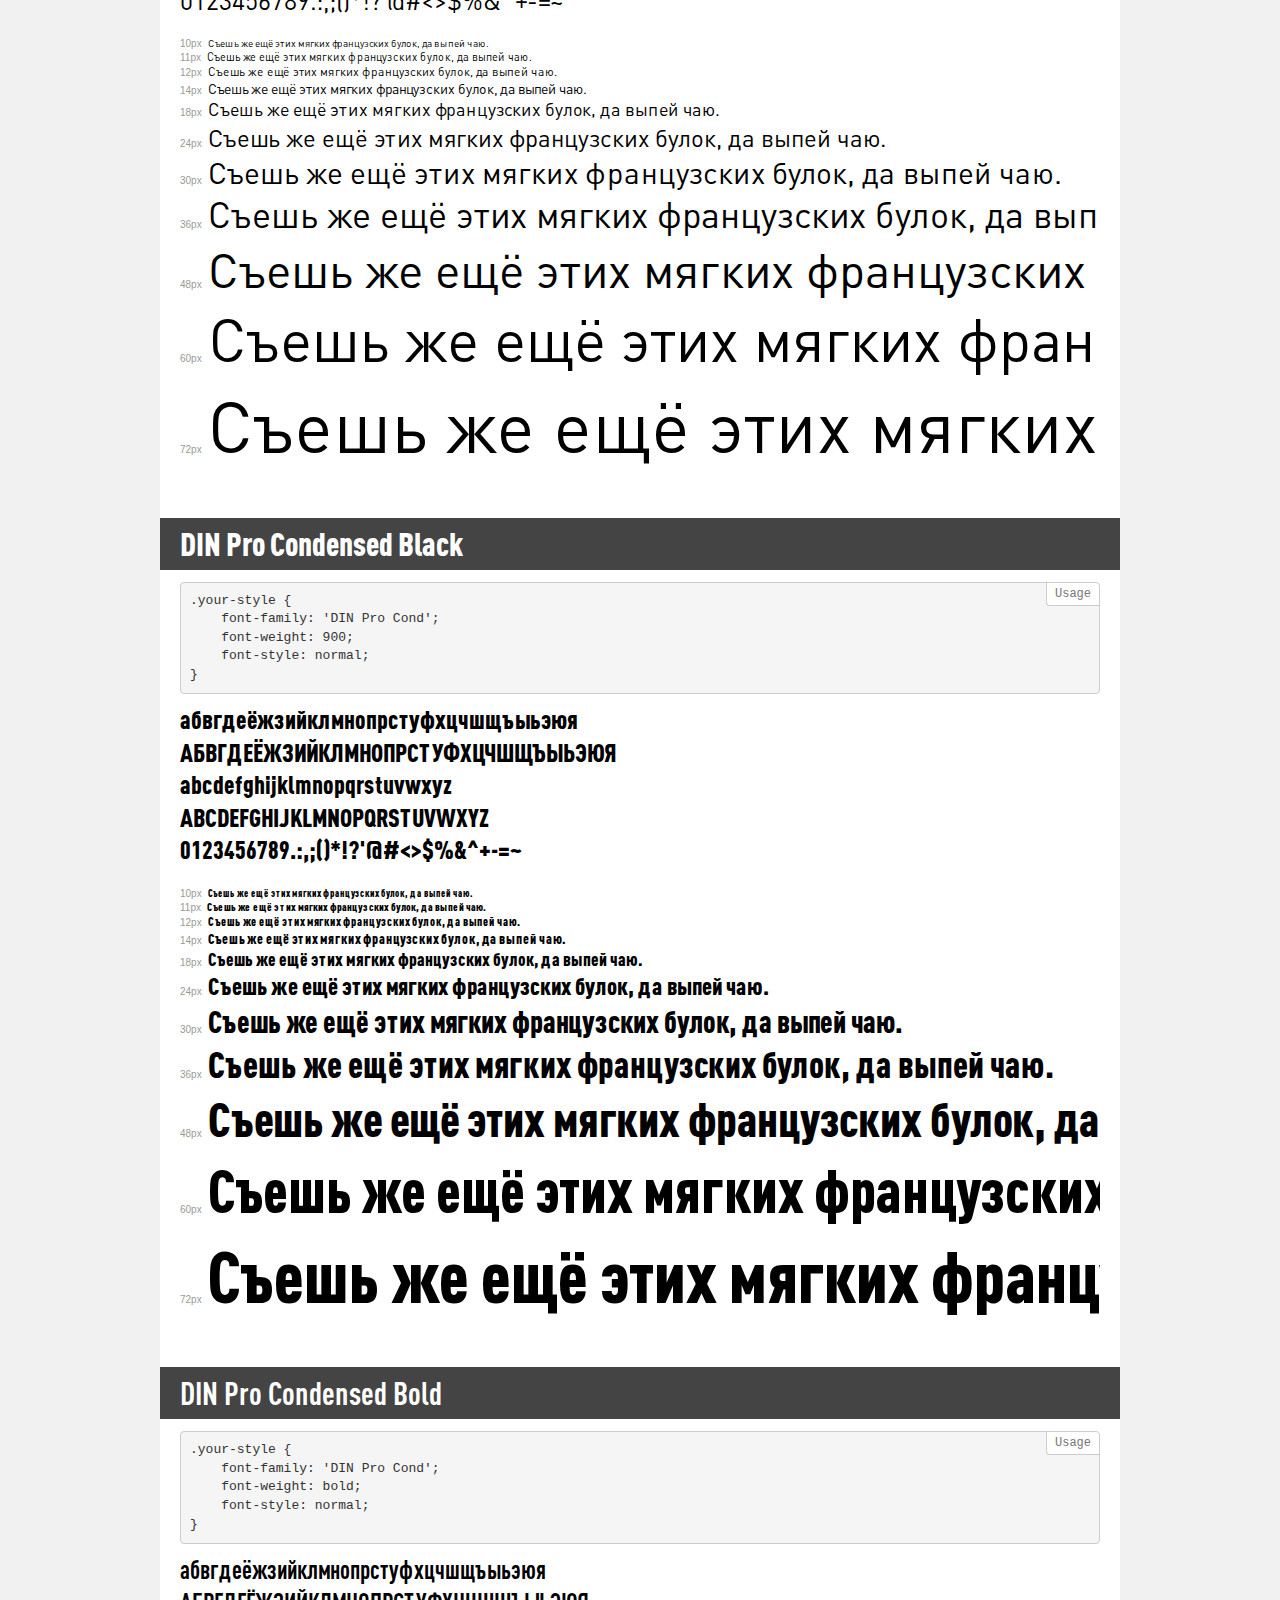
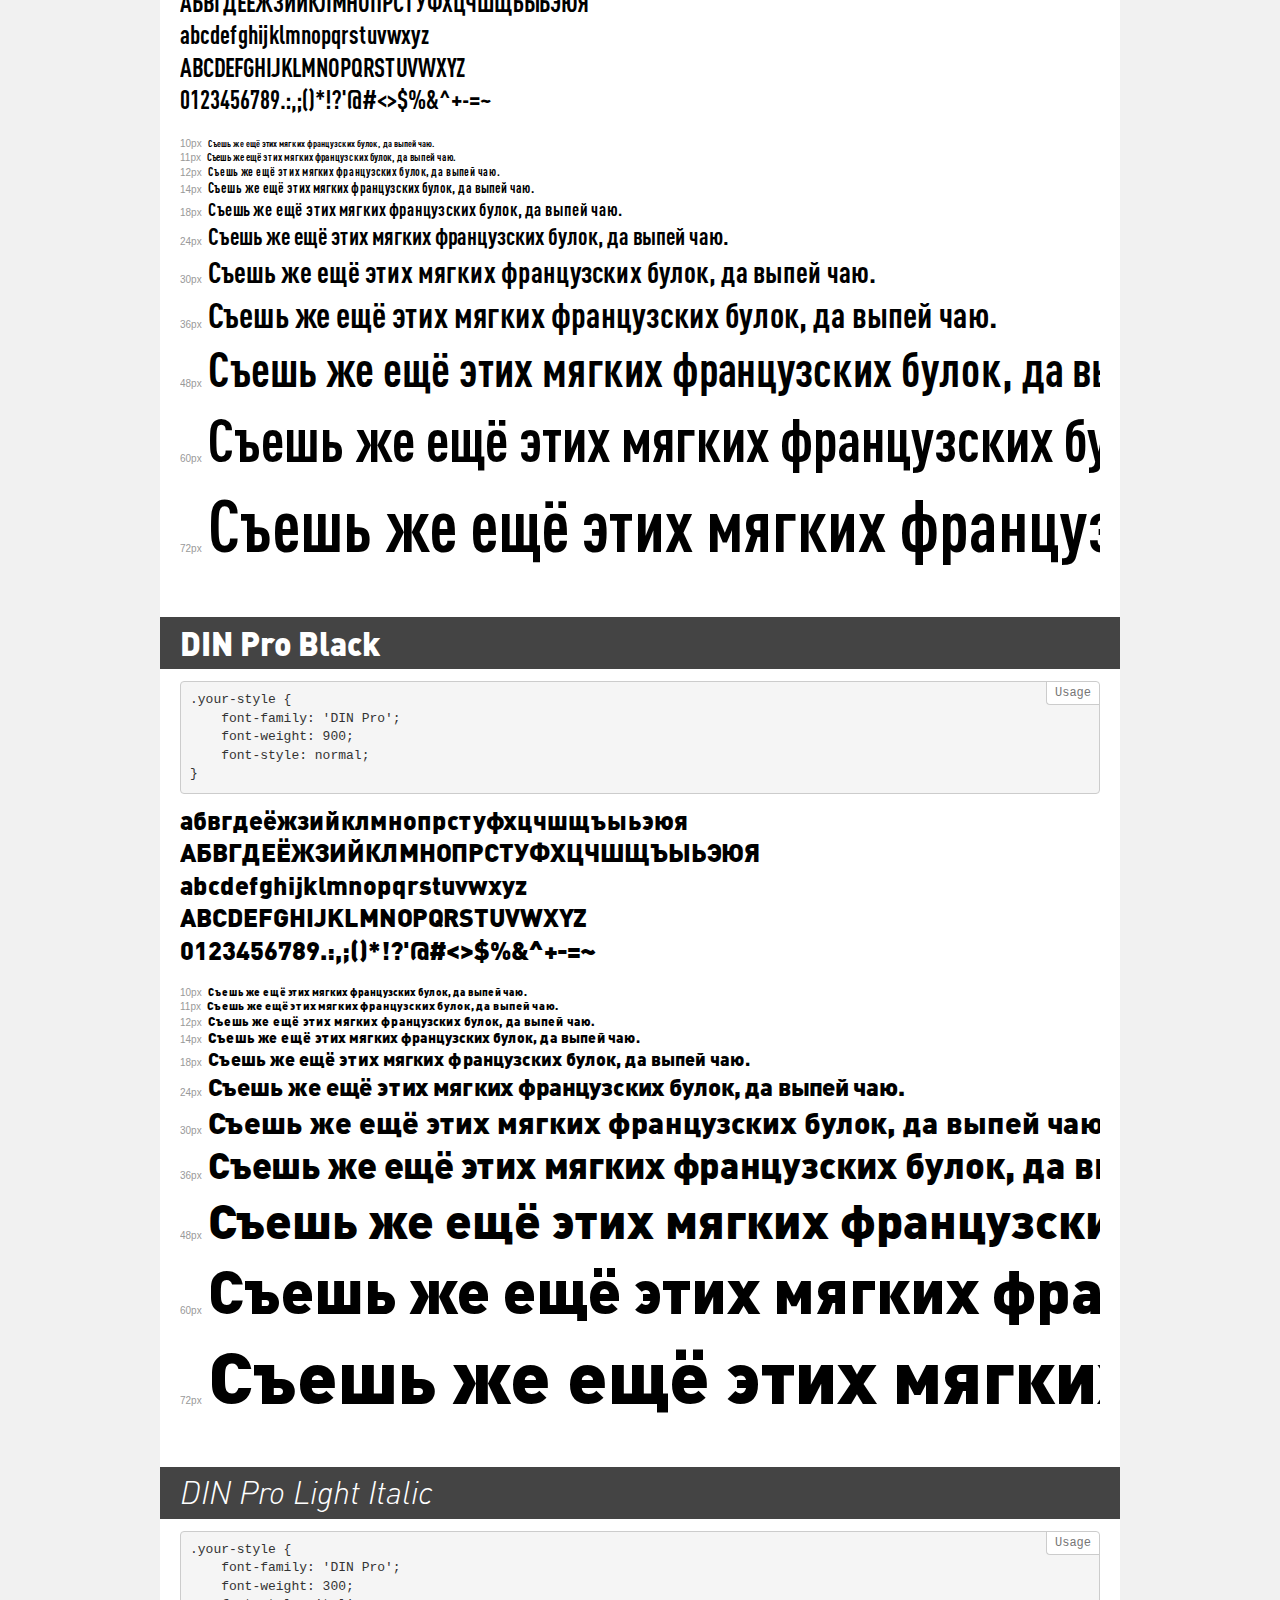
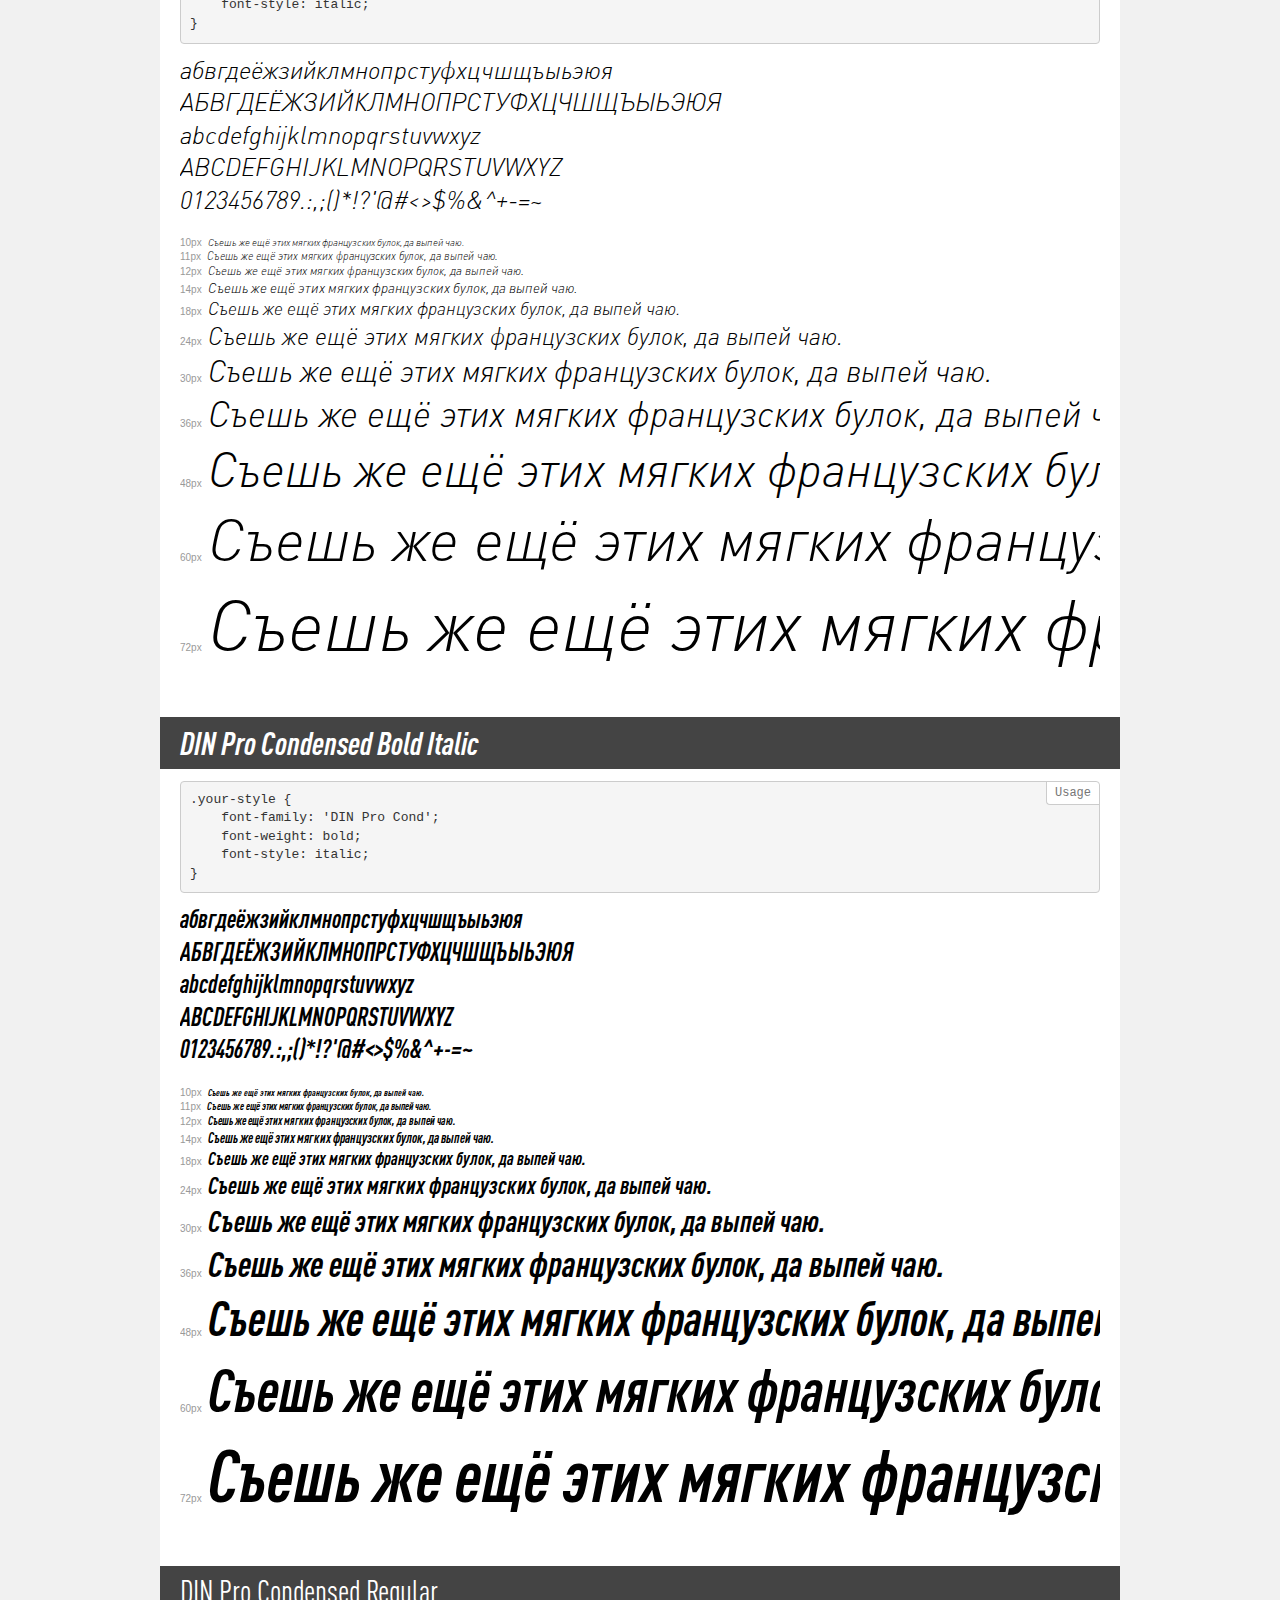
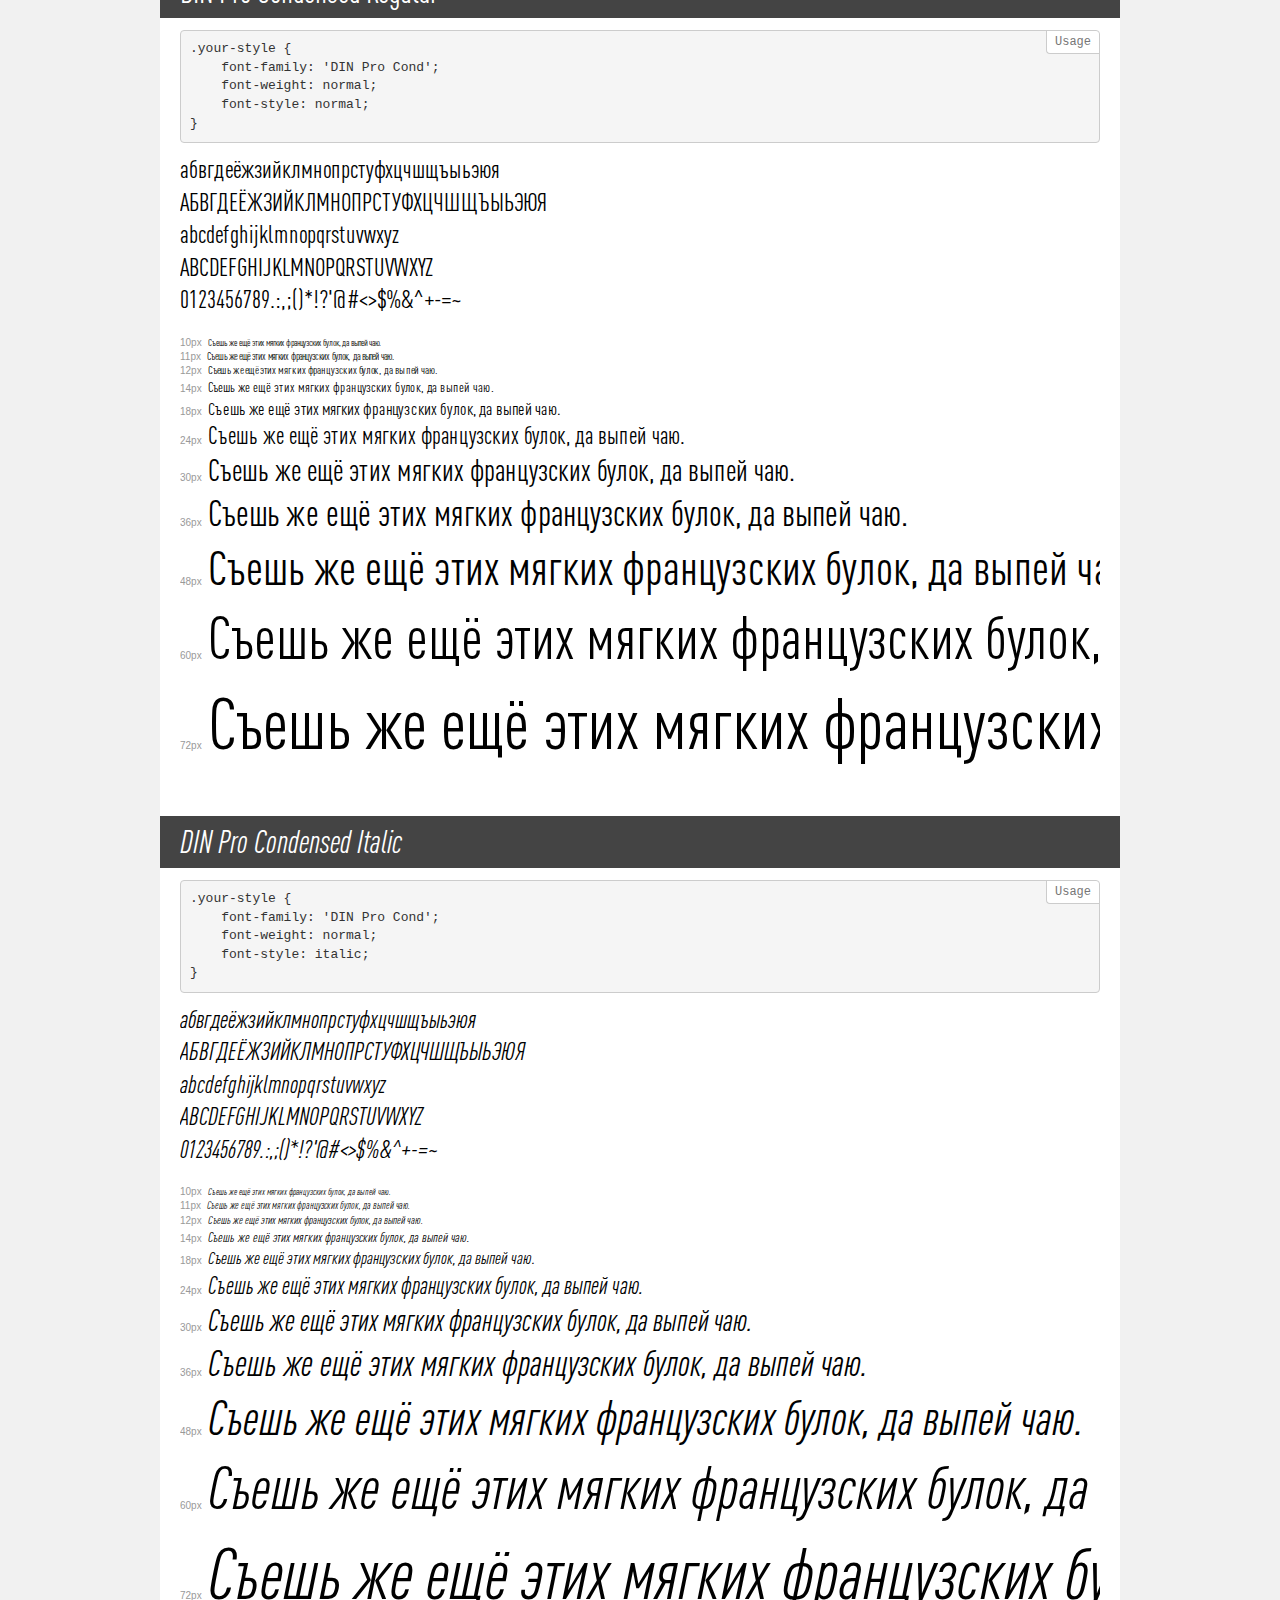
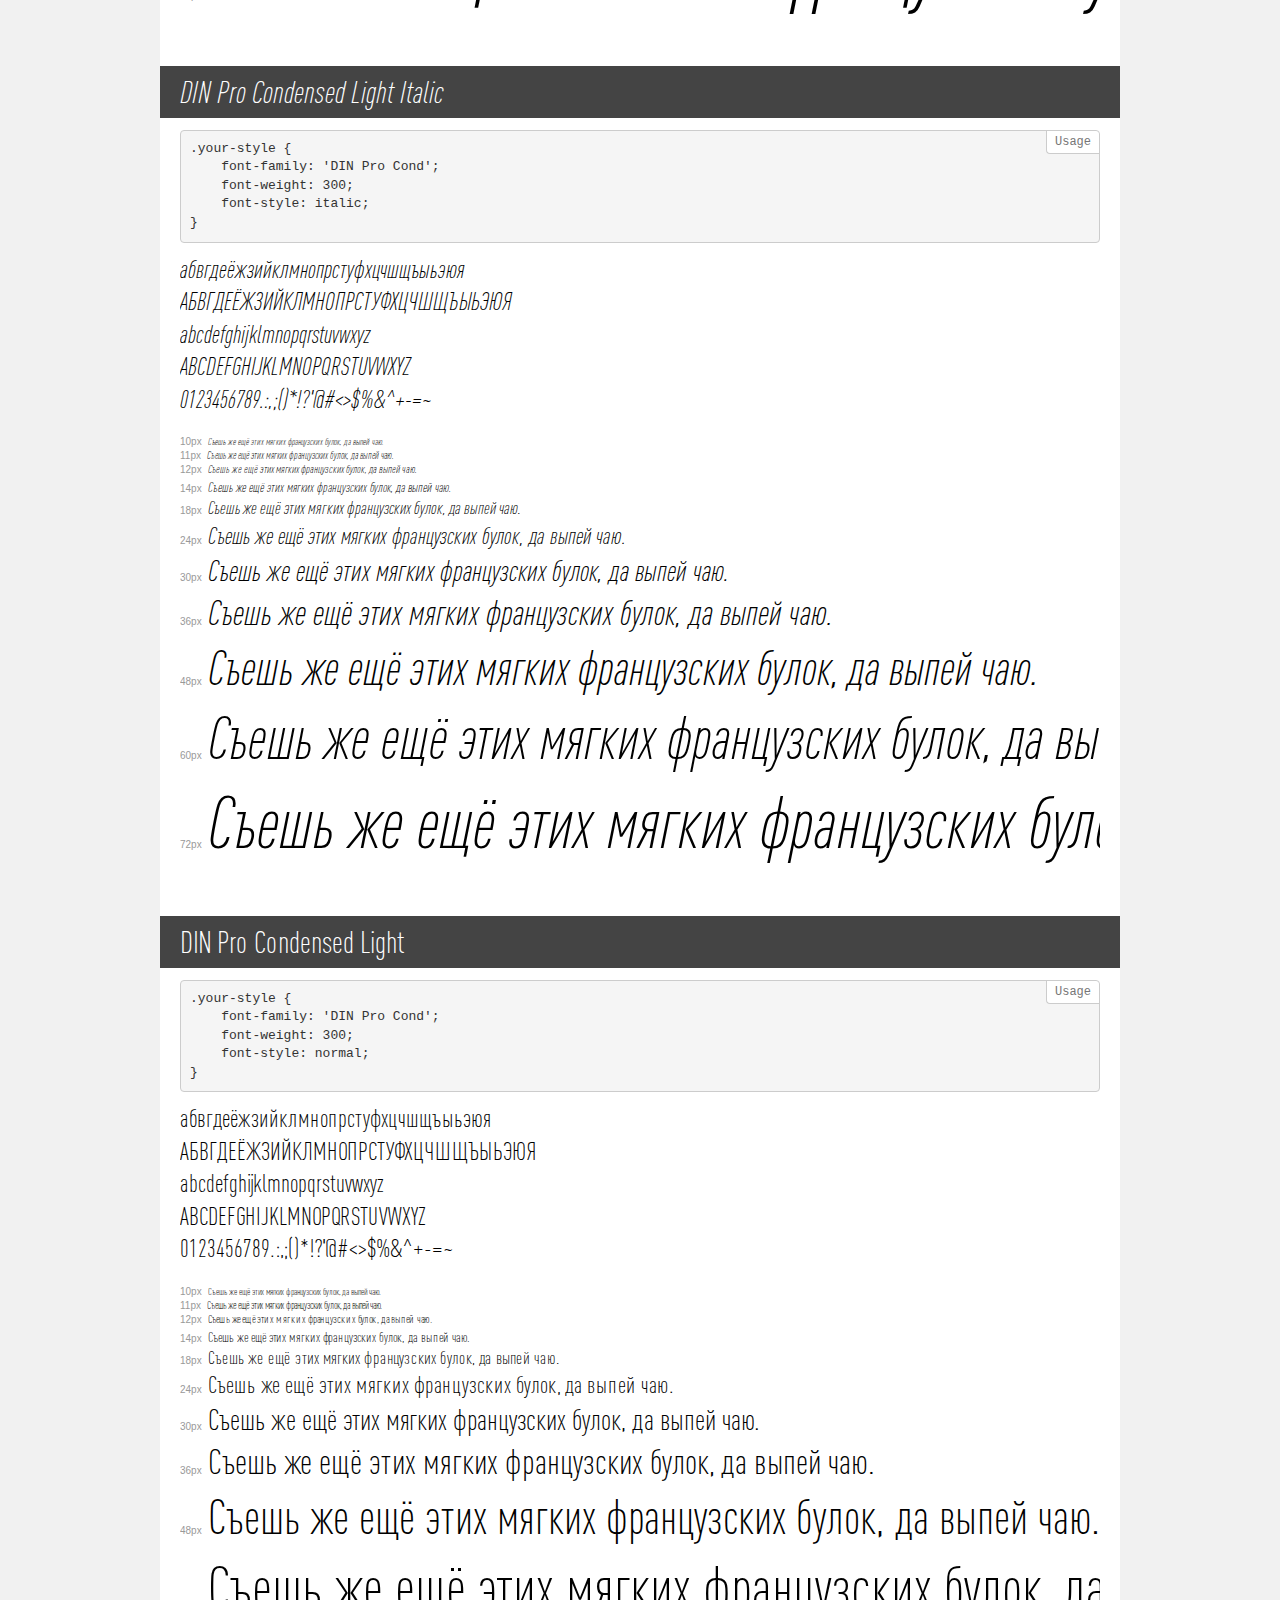
<file: fonts/demo.html>
<!DOCTYPE html>
<html>
<head>
	<meta charset="utf-8">
	<meta http-equiv="X-UA-Compatible" content="IE=edge">
	<meta name="viewport" content="width=device-width, initial-scale=1">
	<meta name="robots" content="noindex, noarchive">
	<title>Transfonter demo</title>
	<link href="stylesheet.css" rel="stylesheet">
	<style>
		/*
		http://meyerweb.com/eric/tools/css/reset/
		v2.0 | 20110126
		License: none (public domain)
		*/
		html, body, div, span, applet, object, iframe,
		h1, h2, h3, h4, h5, h6, p, blockquote, pre,
		a, abbr, acronym, address, big, cite, code,
		del, dfn, em, img, ins, kbd, q, s, samp,
		small, strike, strong, sub, sup, tt, var,
		b, u, i, center,
		dl, dt, dd, ol, ul, li,
		fieldset, form, label, legend,
		table, caption, tbody, tfoot, thead, tr, th, td,
		article, aside, canvas, details, embed,
		figure, figcaption, footer, header, hgroup,
		menu, nav, output, ruby, section, summary,
		time, mark, audio, video {
			margin: 0;
			padding: 0;
			border: 0;
			font-size: 100%;
			font: inherit;
			vertical-align: baseline;
		}
		/* HTML5 display-role reset for older browsers */
		article, aside, details, figcaption, figure,
		footer, header, hgroup, menu, nav, section {
			display: block;
		}
		body {
			line-height: 1;
		}
		ol, ul {
			list-style: none;
		}
		blockquote, q {
			quotes: none;
		}
		blockquote:before, blockquote:after,
		q:before, q:after {
			content: '';
			content: none;
		}
		table {
			border-collapse: collapse;
			border-spacing: 0;
		}
		/* common styles */
		body {
			background: #f1f1f1;
			color: #000;
		}
		.page {
			background: #fff;
			width: 920px;
			margin: 0 auto;
			padding: 20px 20px 0 20px;
			overflow: hidden;
		}
		.font-container {
			overflow-x: auto;
			overflow-y: hidden;
			margin-bottom: 40px;
			line-height: 1.3;
			white-space: nowrap;
			padding-bottom: 5px;
		}
		h1 {
			position: relative;
			background: #444;
			font-size: 32px;
			color: #fff;
			padding: 10px 20px;
			margin: 0 -20px 12px -20px;
		}
		.letters {
			font-size: 25px;
			margin-bottom: 20px;
		}
		.s10:before {
			content: '10px';
		}
		.s11:before {
			content: '11px';
		}
		.s12:before {
			content: '12px';
		}
		.s14:before {
			content: '14px';
		}
		.s18:before {
			content: '18px';
		}
		.s24:before {
			content: '24px';
		}
		.s30:before {
			content: '30px';
		}
		.s36:before {
			content: '36px';
		}
		.s48:before {
			content: '48px';
		}
		.s60:before {
			content: '60px';
		}
		.s72:before {
			content: '72px';
		}
		.s10:before, .s11:before, .s12:before, .s14:before,
		.s18:before, .s24:before, .s30:before, .s36:before,
		.s48:before, .s60:before, .s72:before {
			font-family: Arial, sans-serif;
			font-size: 10px;
			font-weight: normal;
			font-style: normal;
			color: #999;
			padding-right: 6px;
		}
		pre {
			display: block;
			position: relative;
			padding: 9px;
			margin: 0 0 10px;
			font-family: Monaco, Menlo, Consolas, "Courier New", monospace !important;
			font-size: 13px;
			line-height: 1.428571429;
			color: #333;
			font-weight: normal !important;
			font-style: normal !important;
			background-color: #f5f5f5;
			border: 1px solid #ccc;
			overflow-x: auto;
			border-radius: 4px;
		}
		pre:after {
			display: block;
			position: absolute;
			right: 0;
			top: 0;
			content: 'Usage';
			line-height: 1;
			padding: 5px 8px;
			font-size: 12px;
			color: #767676;
			background-color: #fff;
			border: 1px solid #ccc;
			border-right: none;
			border-top: none;
			border-radius: 0 4px 0 4px;
			z-index: 10;
		}
		/* responsive */
		@media (max-width: 959px) {
			.page {
				width: auto;
				margin: 0;
			}
		}
	</style>
</head>
<body>
<div class="page">
	<div class="demo" style="font-family: 'DIN Pro'; font-weight: 500; font-style: normal;">
		<h1>DIN Pro Medium</h1>
		<pre>.your-style {
    font-family: 'DIN Pro';
    font-weight: 500;
    font-style: normal;
}</pre>
		<div class="font-container">
			<p class="letters">
				абвгдеёжзийклмнопрстуфхцчшщъыьэюя <br />
				АБВГДЕЁЖЗИЙКЛМНОПРСТУФХЦЧШЩЪЫЬЭЮЯ <br />
				abcdefghijklmnopqrstuvwxyz <br />
				ABCDEFGHIJKLMNOPQRSTUVWXYZ <br />				0123456789.:,;()*!?'@#<>$%&^+-=~
			</p>
			<p class="s10" style="font-size: 10px;">Съешь же ещё этих мягких французских булок, да выпей чаю.</p>
			<p class="s11" style="font-size: 11px;">Съешь же ещё этих мягких французских булок, да выпей чаю.</p>
			<p class="s12" style="font-size: 12px;">Съешь же ещё этих мягких французских булок, да выпей чаю.</p>
			<p class="s14" style="font-size: 14px;">Съешь же ещё этих мягких французских булок, да выпей чаю.</p>
			<p class="s18" style="font-size: 18px;">Съешь же ещё этих мягких французских булок, да выпей чаю.</p>
			<p class="s24" style="font-size: 24px;">Съешь же ещё этих мягких французских булок, да выпей чаю.</p>
			<p class="s30" style="font-size: 30px;">Съешь же ещё этих мягких французских булок, да выпей чаю.</p>
			<p class="s36" style="font-size: 36px;">Съешь же ещё этих мягких французских булок, да выпей чаю.</p>
			<p class="s48" style="font-size: 48px;">Съешь же ещё этих мягких французских булок, да выпей чаю.</p>
			<p class="s60" style="font-size: 60px;">Съешь же ещё этих мягких французских булок, да выпей чаю.</p>
			<p class="s72" style="font-size: 72px;">Съешь же ещё этих мягких французских булок, да выпей чаю.</p>
		</div>
	</div>
	<div class="demo" style="font-family: 'DIN Pro'; font-weight: 900; font-style: italic;">
		<h1>DIN Pro Black Italic</h1>
		<pre>.your-style {
    font-family: 'DIN Pro';
    font-weight: 900;
    font-style: italic;
}</pre>
		<div class="font-container">
			<p class="letters">
				абвгдеёжзийклмнопрстуфхцчшщъыьэюя <br />
				АБВГДЕЁЖЗИЙКЛМНОПРСТУФХЦЧШЩЪЫЬЭЮЯ <br />
				abcdefghijklmnopqrstuvwxyz <br />
				ABCDEFGHIJKLMNOPQRSTUVWXYZ <br />				0123456789.:,;()*!?'@#<>$%&^+-=~
			</p>
			<p class="s10" style="font-size: 10px;">Съешь же ещё этих мягких французских булок, да выпей чаю.</p>
			<p class="s11" style="font-size: 11px;">Съешь же ещё этих мягких французских булок, да выпей чаю.</p>
			<p class="s12" style="font-size: 12px;">Съешь же ещё этих мягких французских булок, да выпей чаю.</p>
			<p class="s14" style="font-size: 14px;">Съешь же ещё этих мягких французских булок, да выпей чаю.</p>
			<p class="s18" style="font-size: 18px;">Съешь же ещё этих мягких французских булок, да выпей чаю.</p>
			<p class="s24" style="font-size: 24px;">Съешь же ещё этих мягких французских булок, да выпей чаю.</p>
			<p class="s30" style="font-size: 30px;">Съешь же ещё этих мягких французских булок, да выпей чаю.</p>
			<p class="s36" style="font-size: 36px;">Съешь же ещё этих мягких французских булок, да выпей чаю.</p>
			<p class="s48" style="font-size: 48px;">Съешь же ещё этих мягких французских булок, да выпей чаю.</p>
			<p class="s60" style="font-size: 60px;">Съешь же ещё этих мягких французских булок, да выпей чаю.</p>
			<p class="s72" style="font-size: 72px;">Съешь же ещё этих мягких французских булок, да выпей чаю.</p>
		</div>
	</div>
	<div class="demo" style="font-family: 'DIN Pro Cond'; font-weight: 900; font-style: italic;">
		<h1>DIN Pro Condensed Black Italic</h1>
		<pre>.your-style {
    font-family: 'DIN Pro Cond';
    font-weight: 900;
    font-style: italic;
}</pre>
		<div class="font-container">
			<p class="letters">
				абвгдеёжзийклмнопрстуфхцчшщъыьэюя <br />
				АБВГДЕЁЖЗИЙКЛМНОПРСТУФХЦЧШЩЪЫЬЭЮЯ <br />
				abcdefghijklmnopqrstuvwxyz <br />
				ABCDEFGHIJKLMNOPQRSTUVWXYZ <br />				0123456789.:,;()*!?'@#<>$%&^+-=~
			</p>
			<p class="s10" style="font-size: 10px;">Съешь же ещё этих мягких французских булок, да выпей чаю.</p>
			<p class="s11" style="font-size: 11px;">Съешь же ещё этих мягких французских булок, да выпей чаю.</p>
			<p class="s12" style="font-size: 12px;">Съешь же ещё этих мягких французских булок, да выпей чаю.</p>
			<p class="s14" style="font-size: 14px;">Съешь же ещё этих мягких французских булок, да выпей чаю.</p>
			<p class="s18" style="font-size: 18px;">Съешь же ещё этих мягких французских булок, да выпей чаю.</p>
			<p class="s24" style="font-size: 24px;">Съешь же ещё этих мягких французских булок, да выпей чаю.</p>
			<p class="s30" style="font-size: 30px;">Съешь же ещё этих мягких французских булок, да выпей чаю.</p>
			<p class="s36" style="font-size: 36px;">Съешь же ещё этих мягких французских булок, да выпей чаю.</p>
			<p class="s48" style="font-size: 48px;">Съешь же ещё этих мягких французских булок, да выпей чаю.</p>
			<p class="s60" style="font-size: 60px;">Съешь же ещё этих мягких французских булок, да выпей чаю.</p>
			<p class="s72" style="font-size: 72px;">Съешь же ещё этих мягких французских булок, да выпей чаю.</p>
		</div>
	</div>
	<div class="demo" style="font-family: 'DIN Pro Cond'; font-weight: 500; font-style: normal;">
		<h1>DIN Pro Condensed Medium</h1>
		<pre>.your-style {
    font-family: 'DIN Pro Cond';
    font-weight: 500;
    font-style: normal;
}</pre>
		<div class="font-container">
			<p class="letters">
				абвгдеёжзийклмнопрстуфхцчшщъыьэюя <br />
				АБВГДЕЁЖЗИЙКЛМНОПРСТУФХЦЧШЩЪЫЬЭЮЯ <br />
				abcdefghijklmnopqrstuvwxyz <br />
				ABCDEFGHIJKLMNOPQRSTUVWXYZ <br />				0123456789.:,;()*!?'@#<>$%&^+-=~
			</p>
			<p class="s10" style="font-size: 10px;">Съешь же ещё этих мягких французских булок, да выпей чаю.</p>
			<p class="s11" style="font-size: 11px;">Съешь же ещё этих мягких французских булок, да выпей чаю.</p>
			<p class="s12" style="font-size: 12px;">Съешь же ещё этих мягких французских булок, да выпей чаю.</p>
			<p class="s14" style="font-size: 14px;">Съешь же ещё этих мягких французских булок, да выпей чаю.</p>
			<p class="s18" style="font-size: 18px;">Съешь же ещё этих мягких французских булок, да выпей чаю.</p>
			<p class="s24" style="font-size: 24px;">Съешь же ещё этих мягких французских булок, да выпей чаю.</p>
			<p class="s30" style="font-size: 30px;">Съешь же ещё этих мягких французских булок, да выпей чаю.</p>
			<p class="s36" style="font-size: 36px;">Съешь же ещё этих мягких французских булок, да выпей чаю.</p>
			<p class="s48" style="font-size: 48px;">Съешь же ещё этих мягких французских булок, да выпей чаю.</p>
			<p class="s60" style="font-size: 60px;">Съешь же ещё этих мягких французских булок, да выпей чаю.</p>
			<p class="s72" style="font-size: 72px;">Съешь же ещё этих мягких французских булок, да выпей чаю.</p>
		</div>
	</div>
	<div class="demo" style="font-family: 'DIN Pro'; font-weight: 500; font-style: italic;">
		<h1>DIN Pro Medium Italic</h1>
		<pre>.your-style {
    font-family: 'DIN Pro';
    font-weight: 500;
    font-style: italic;
}</pre>
		<div class="font-container">
			<p class="letters">
				абвгдеёжзийклмнопрстуфхцчшщъыьэюя <br />
				АБВГДЕЁЖЗИЙКЛМНОПРСТУФХЦЧШЩЪЫЬЭЮЯ <br />
				abcdefghijklmnopqrstuvwxyz <br />
				ABCDEFGHIJKLMNOPQRSTUVWXYZ <br />				0123456789.:,;()*!?'@#<>$%&^+-=~
			</p>
			<p class="s10" style="font-size: 10px;">Съешь же ещё этих мягких французских булок, да выпей чаю.</p>
			<p class="s11" style="font-size: 11px;">Съешь же ещё этих мягких французских булок, да выпей чаю.</p>
			<p class="s12" style="font-size: 12px;">Съешь же ещё этих мягких французских булок, да выпей чаю.</p>
			<p class="s14" style="font-size: 14px;">Съешь же ещё этих мягких французских булок, да выпей чаю.</p>
			<p class="s18" style="font-size: 18px;">Съешь же ещё этих мягких французских булок, да выпей чаю.</p>
			<p class="s24" style="font-size: 24px;">Съешь же ещё этих мягких французских булок, да выпей чаю.</p>
			<p class="s30" style="font-size: 30px;">Съешь же ещё этих мягких французских булок, да выпей чаю.</p>
			<p class="s36" style="font-size: 36px;">Съешь же ещё этих мягких французских булок, да выпей чаю.</p>
			<p class="s48" style="font-size: 48px;">Съешь же ещё этих мягких французских булок, да выпей чаю.</p>
			<p class="s60" style="font-size: 60px;">Съешь же ещё этих мягких французских булок, да выпей чаю.</p>
			<p class="s72" style="font-size: 72px;">Съешь же ещё этих мягких французских булок, да выпей чаю.</p>
		</div>
	</div>
	<div class="demo" style="font-family: 'DIN Pro'; font-weight: bold; font-style: normal;">
		<h1>DIN Pro Bold</h1>
		<pre>.your-style {
    font-family: 'DIN Pro';
    font-weight: bold;
    font-style: normal;
}</pre>
		<div class="font-container">
			<p class="letters">
				абвгдеёжзийклмнопрстуфхцчшщъыьэюя <br />
				АБВГДЕЁЖЗИЙКЛМНОПРСТУФХЦЧШЩЪЫЬЭЮЯ <br />
				abcdefghijklmnopqrstuvwxyz <br />
				ABCDEFGHIJKLMNOPQRSTUVWXYZ <br />				0123456789.:,;()*!?'@#<>$%&^+-=~
			</p>
			<p class="s10" style="font-size: 10px;">Съешь же ещё этих мягких французских булок, да выпей чаю.</p>
			<p class="s11" style="font-size: 11px;">Съешь же ещё этих мягких французских булок, да выпей чаю.</p>
			<p class="s12" style="font-size: 12px;">Съешь же ещё этих мягких французских булок, да выпей чаю.</p>
			<p class="s14" style="font-size: 14px;">Съешь же ещё этих мягких французских булок, да выпей чаю.</p>
			<p class="s18" style="font-size: 18px;">Съешь же ещё этих мягких французских булок, да выпей чаю.</p>
			<p class="s24" style="font-size: 24px;">Съешь же ещё этих мягких французских булок, да выпей чаю.</p>
			<p class="s30" style="font-size: 30px;">Съешь же ещё этих мягких французских булок, да выпей чаю.</p>
			<p class="s36" style="font-size: 36px;">Съешь же ещё этих мягких французских булок, да выпей чаю.</p>
			<p class="s48" style="font-size: 48px;">Съешь же ещё этих мягких французских булок, да выпей чаю.</p>
			<p class="s60" style="font-size: 60px;">Съешь же ещё этих мягких французских булок, да выпей чаю.</p>
			<p class="s72" style="font-size: 72px;">Съешь же ещё этих мягких французских булок, да выпей чаю.</p>
		</div>
	</div>
	<div class="demo" style="font-family: 'DIN Pro'; font-weight: 300; font-style: normal;">
		<h1>DIN Pro Light</h1>
		<pre>.your-style {
    font-family: 'DIN Pro';
    font-weight: 300;
    font-style: normal;
}</pre>
		<div class="font-container">
			<p class="letters">
				абвгдеёжзийклмнопрстуфхцчшщъыьэюя <br />
				АБВГДЕЁЖЗИЙКЛМНОПРСТУФХЦЧШЩЪЫЬЭЮЯ <br />
				abcdefghijklmnopqrstuvwxyz <br />
				ABCDEFGHIJKLMNOPQRSTUVWXYZ <br />				0123456789.:,;()*!?'@#<>$%&^+-=~
			</p>
			<p class="s10" style="font-size: 10px;">Съешь же ещё этих мягких французских булок, да выпей чаю.</p>
			<p class="s11" style="font-size: 11px;">Съешь же ещё этих мягких французских булок, да выпей чаю.</p>
			<p class="s12" style="font-size: 12px;">Съешь же ещё этих мягких французских булок, да выпей чаю.</p>
			<p class="s14" style="font-size: 14px;">Съешь же ещё этих мягких французских булок, да выпей чаю.</p>
			<p class="s18" style="font-size: 18px;">Съешь же ещё этих мягких французских булок, да выпей чаю.</p>
			<p class="s24" style="font-size: 24px;">Съешь же ещё этих мягких французских булок, да выпей чаю.</p>
			<p class="s30" style="font-size: 30px;">Съешь же ещё этих мягких французских булок, да выпей чаю.</p>
			<p class="s36" style="font-size: 36px;">Съешь же ещё этих мягких французских булок, да выпей чаю.</p>
			<p class="s48" style="font-size: 48px;">Съешь же ещё этих мягких французских булок, да выпей чаю.</p>
			<p class="s60" style="font-size: 60px;">Съешь же ещё этих мягких французских булок, да выпей чаю.</p>
			<p class="s72" style="font-size: 72px;">Съешь же ещё этих мягких французских булок, да выпей чаю.</p>
		</div>
	</div>
	<div class="demo" style="font-family: 'DIN Pro Cond'; font-weight: 500; font-style: italic;">
		<h1>DIN Pro Condensed Medium Italic</h1>
		<pre>.your-style {
    font-family: 'DIN Pro Cond';
    font-weight: 500;
    font-style: italic;
}</pre>
		<div class="font-container">
			<p class="letters">
				абвгдеёжзийклмнопрстуфхцчшщъыьэюя <br />
				АБВГДЕЁЖЗИЙКЛМНОПРСТУФХЦЧШЩЪЫЬЭЮЯ <br />
				abcdefghijklmnopqrstuvwxyz <br />
				ABCDEFGHIJKLMNOPQRSTUVWXYZ <br />				0123456789.:,;()*!?'@#<>$%&^+-=~
			</p>
			<p class="s10" style="font-size: 10px;">Съешь же ещё этих мягких французских булок, да выпей чаю.</p>
			<p class="s11" style="font-size: 11px;">Съешь же ещё этих мягких французских булок, да выпей чаю.</p>
			<p class="s12" style="font-size: 12px;">Съешь же ещё этих мягких французских булок, да выпей чаю.</p>
			<p class="s14" style="font-size: 14px;">Съешь же ещё этих мягких французских булок, да выпей чаю.</p>
			<p class="s18" style="font-size: 18px;">Съешь же ещё этих мягких французских булок, да выпей чаю.</p>
			<p class="s24" style="font-size: 24px;">Съешь же ещё этих мягких французских булок, да выпей чаю.</p>
			<p class="s30" style="font-size: 30px;">Съешь же ещё этих мягких французских булок, да выпей чаю.</p>
			<p class="s36" style="font-size: 36px;">Съешь же ещё этих мягких французских булок, да выпей чаю.</p>
			<p class="s48" style="font-size: 48px;">Съешь же ещё этих мягких французских булок, да выпей чаю.</p>
			<p class="s60" style="font-size: 60px;">Съешь же ещё этих мягких французских булок, да выпей чаю.</p>
			<p class="s72" style="font-size: 72px;">Съешь же ещё этих мягких французских булок, да выпей чаю.</p>
		</div>
	</div>
	<div class="demo" style="font-family: 'DIN Pro'; font-weight: normal; font-style: italic;">
		<h1>DIN Pro Italic</h1>
		<pre>.your-style {
    font-family: 'DIN Pro';
    font-weight: normal;
    font-style: italic;
}</pre>
		<div class="font-container">
			<p class="letters">
				абвгдеёжзийклмнопрстуфхцчшщъыьэюя <br />
				АБВГДЕЁЖЗИЙКЛМНОПРСТУФХЦЧШЩЪЫЬЭЮЯ <br />
				abcdefghijklmnopqrstuvwxyz <br />
				ABCDEFGHIJKLMNOPQRSTUVWXYZ <br />				0123456789.:,;()*!?'@#<>$%&^+-=~
			</p>
			<p class="s10" style="font-size: 10px;">Съешь же ещё этих мягких французских булок, да выпей чаю.</p>
			<p class="s11" style="font-size: 11px;">Съешь же ещё этих мягких французских булок, да выпей чаю.</p>
			<p class="s12" style="font-size: 12px;">Съешь же ещё этих мягких французских булок, да выпей чаю.</p>
			<p class="s14" style="font-size: 14px;">Съешь же ещё этих мягких французских булок, да выпей чаю.</p>
			<p class="s18" style="font-size: 18px;">Съешь же ещё этих мягких французских булок, да выпей чаю.</p>
			<p class="s24" style="font-size: 24px;">Съешь же ещё этих мягких французских булок, да выпей чаю.</p>
			<p class="s30" style="font-size: 30px;">Съешь же ещё этих мягких французских булок, да выпей чаю.</p>
			<p class="s36" style="font-size: 36px;">Съешь же ещё этих мягких французских булок, да выпей чаю.</p>
			<p class="s48" style="font-size: 48px;">Съешь же ещё этих мягких французских булок, да выпей чаю.</p>
			<p class="s60" style="font-size: 60px;">Съешь же ещё этих мягких французских булок, да выпей чаю.</p>
			<p class="s72" style="font-size: 72px;">Съешь же ещё этих мягких французских булок, да выпей чаю.</p>
		</div>
	</div>
	<div class="demo" style="font-family: 'DIN Pro'; font-weight: normal; font-style: normal;">
		<h1>DIN Pro</h1>
		<pre>.your-style {
    font-family: 'DIN Pro';
    font-weight: normal;
    font-style: normal;
}</pre>
		<div class="font-container">
			<p class="letters">
				абвгдеёжзийклмнопрстуфхцчшщъыьэюя <br />
				АБВГДЕЁЖЗИЙКЛМНОПРСТУФХЦЧШЩЪЫЬЭЮЯ <br />
				abcdefghijklmnopqrstuvwxyz <br />
				ABCDEFGHIJKLMNOPQRSTUVWXYZ <br />				0123456789.:,;()*!?'@#<>$%&^+-=~
			</p>
			<p class="s10" style="font-size: 10px;">Съешь же ещё этих мягких французских булок, да выпей чаю.</p>
			<p class="s11" style="font-size: 11px;">Съешь же ещё этих мягких французских булок, да выпей чаю.</p>
			<p class="s12" style="font-size: 12px;">Съешь же ещё этих мягких французских булок, да выпей чаю.</p>
			<p class="s14" style="font-size: 14px;">Съешь же ещё этих мягких французских булок, да выпей чаю.</p>
			<p class="s18" style="font-size: 18px;">Съешь же ещё этих мягких французских булок, да выпей чаю.</p>
			<p class="s24" style="font-size: 24px;">Съешь же ещё этих мягких французских булок, да выпей чаю.</p>
			<p class="s30" style="font-size: 30px;">Съешь же ещё этих мягких французских булок, да выпей чаю.</p>
			<p class="s36" style="font-size: 36px;">Съешь же ещё этих мягких французских булок, да выпей чаю.</p>
			<p class="s48" style="font-size: 48px;">Съешь же ещё этих мягких французских булок, да выпей чаю.</p>
			<p class="s60" style="font-size: 60px;">Съешь же ещё этих мягких французских булок, да выпей чаю.</p>
			<p class="s72" style="font-size: 72px;">Съешь же ещё этих мягких французских булок, да выпей чаю.</p>
		</div>
	</div>
	<div class="demo" style="font-family: 'DIN Pro Cond'; font-weight: 900; font-style: normal;">
		<h1>DIN Pro Condensed Black</h1>
		<pre>.your-style {
    font-family: 'DIN Pro Cond';
    font-weight: 900;
    font-style: normal;
}</pre>
		<div class="font-container">
			<p class="letters">
				абвгдеёжзийклмнопрстуфхцчшщъыьэюя <br />
				АБВГДЕЁЖЗИЙКЛМНОПРСТУФХЦЧШЩЪЫЬЭЮЯ <br />
				abcdefghijklmnopqrstuvwxyz <br />
				ABCDEFGHIJKLMNOPQRSTUVWXYZ <br />				0123456789.:,;()*!?'@#<>$%&^+-=~
			</p>
			<p class="s10" style="font-size: 10px;">Съешь же ещё этих мягких французских булок, да выпей чаю.</p>
			<p class="s11" style="font-size: 11px;">Съешь же ещё этих мягких французских булок, да выпей чаю.</p>
			<p class="s12" style="font-size: 12px;">Съешь же ещё этих мягких французских булок, да выпей чаю.</p>
			<p class="s14" style="font-size: 14px;">Съешь же ещё этих мягких французских булок, да выпей чаю.</p>
			<p class="s18" style="font-size: 18px;">Съешь же ещё этих мягких французских булок, да выпей чаю.</p>
			<p class="s24" style="font-size: 24px;">Съешь же ещё этих мягких французских булок, да выпей чаю.</p>
			<p class="s30" style="font-size: 30px;">Съешь же ещё этих мягких французских булок, да выпей чаю.</p>
			<p class="s36" style="font-size: 36px;">Съешь же ещё этих мягких французских булок, да выпей чаю.</p>
			<p class="s48" style="font-size: 48px;">Съешь же ещё этих мягких французских булок, да выпей чаю.</p>
			<p class="s60" style="font-size: 60px;">Съешь же ещё этих мягких французских булок, да выпей чаю.</p>
			<p class="s72" style="font-size: 72px;">Съешь же ещё этих мягких французских булок, да выпей чаю.</p>
		</div>
	</div>
	<div class="demo" style="font-family: 'DIN Pro Cond'; font-weight: bold; font-style: normal;">
		<h1>DIN Pro Condensed Bold</h1>
		<pre>.your-style {
    font-family: 'DIN Pro Cond';
    font-weight: bold;
    font-style: normal;
}</pre>
		<div class="font-container">
			<p class="letters">
				абвгдеёжзийклмнопрстуфхцчшщъыьэюя <br />
				АБВГДЕЁЖЗИЙКЛМНОПРСТУФХЦЧШЩЪЫЬЭЮЯ <br />
				abcdefghijklmnopqrstuvwxyz <br />
				ABCDEFGHIJKLMNOPQRSTUVWXYZ <br />				0123456789.:,;()*!?'@#<>$%&^+-=~
			</p>
			<p class="s10" style="font-size: 10px;">Съешь же ещё этих мягких французских булок, да выпей чаю.</p>
			<p class="s11" style="font-size: 11px;">Съешь же ещё этих мягких французских булок, да выпей чаю.</p>
			<p class="s12" style="font-size: 12px;">Съешь же ещё этих мягких французских булок, да выпей чаю.</p>
			<p class="s14" style="font-size: 14px;">Съешь же ещё этих мягких французских булок, да выпей чаю.</p>
			<p class="s18" style="font-size: 18px;">Съешь же ещё этих мягких французских булок, да выпей чаю.</p>
			<p class="s24" style="font-size: 24px;">Съешь же ещё этих мягких французских булок, да выпей чаю.</p>
			<p class="s30" style="font-size: 30px;">Съешь же ещё этих мягких французских булок, да выпей чаю.</p>
			<p class="s36" style="font-size: 36px;">Съешь же ещё этих мягких французских булок, да выпей чаю.</p>
			<p class="s48" style="font-size: 48px;">Съешь же ещё этих мягких французских булок, да выпей чаю.</p>
			<p class="s60" style="font-size: 60px;">Съешь же ещё этих мягких французских булок, да выпей чаю.</p>
			<p class="s72" style="font-size: 72px;">Съешь же ещё этих мягких французских булок, да выпей чаю.</p>
		</div>
	</div>
	<div class="demo" style="font-family: 'DIN Pro'; font-weight: 900; font-style: normal;">
		<h1>DIN Pro Black</h1>
		<pre>.your-style {
    font-family: 'DIN Pro';
    font-weight: 900;
    font-style: normal;
}</pre>
		<div class="font-container">
			<p class="letters">
				абвгдеёжзийклмнопрстуфхцчшщъыьэюя <br />
				АБВГДЕЁЖЗИЙКЛМНОПРСТУФХЦЧШЩЪЫЬЭЮЯ <br />
				abcdefghijklmnopqrstuvwxyz <br />
				ABCDEFGHIJKLMNOPQRSTUVWXYZ <br />				0123456789.:,;()*!?'@#<>$%&^+-=~
			</p>
			<p class="s10" style="font-size: 10px;">Съешь же ещё этих мягких французских булок, да выпей чаю.</p>
			<p class="s11" style="font-size: 11px;">Съешь же ещё этих мягких французских булок, да выпей чаю.</p>
			<p class="s12" style="font-size: 12px;">Съешь же ещё этих мягких французских булок, да выпей чаю.</p>
			<p class="s14" style="font-size: 14px;">Съешь же ещё этих мягких французских булок, да выпей чаю.</p>
			<p class="s18" style="font-size: 18px;">Съешь же ещё этих мягких французских булок, да выпей чаю.</p>
			<p class="s24" style="font-size: 24px;">Съешь же ещё этих мягких французских булок, да выпей чаю.</p>
			<p class="s30" style="font-size: 30px;">Съешь же ещё этих мягких французских булок, да выпей чаю.</p>
			<p class="s36" style="font-size: 36px;">Съешь же ещё этих мягких французских булок, да выпей чаю.</p>
			<p class="s48" style="font-size: 48px;">Съешь же ещё этих мягких французских булок, да выпей чаю.</p>
			<p class="s60" style="font-size: 60px;">Съешь же ещё этих мягких французских булок, да выпей чаю.</p>
			<p class="s72" style="font-size: 72px;">Съешь же ещё этих мягких французских булок, да выпей чаю.</p>
		</div>
	</div>
	<div class="demo" style="font-family: 'DIN Pro'; font-weight: 300; font-style: italic;">
		<h1>DIN Pro Light Italic</h1>
		<pre>.your-style {
    font-family: 'DIN Pro';
    font-weight: 300;
    font-style: italic;
}</pre>
		<div class="font-container">
			<p class="letters">
				абвгдеёжзийклмнопрстуфхцчшщъыьэюя <br />
				АБВГДЕЁЖЗИЙКЛМНОПРСТУФХЦЧШЩЪЫЬЭЮЯ <br />
				abcdefghijklmnopqrstuvwxyz <br />
				ABCDEFGHIJKLMNOPQRSTUVWXYZ <br />				0123456789.:,;()*!?'@#<>$%&^+-=~
			</p>
			<p class="s10" style="font-size: 10px;">Съешь же ещё этих мягких французских булок, да выпей чаю.</p>
			<p class="s11" style="font-size: 11px;">Съешь же ещё этих мягких французских булок, да выпей чаю.</p>
			<p class="s12" style="font-size: 12px;">Съешь же ещё этих мягких французских булок, да выпей чаю.</p>
			<p class="s14" style="font-size: 14px;">Съешь же ещё этих мягких французских булок, да выпей чаю.</p>
			<p class="s18" style="font-size: 18px;">Съешь же ещё этих мягких французских булок, да выпей чаю.</p>
			<p class="s24" style="font-size: 24px;">Съешь же ещё этих мягких французских булок, да выпей чаю.</p>
			<p class="s30" style="font-size: 30px;">Съешь же ещё этих мягких французских булок, да выпей чаю.</p>
			<p class="s36" style="font-size: 36px;">Съешь же ещё этих мягких французских булок, да выпей чаю.</p>
			<p class="s48" style="font-size: 48px;">Съешь же ещё этих мягких французских булок, да выпей чаю.</p>
			<p class="s60" style="font-size: 60px;">Съешь же ещё этих мягких французских булок, да выпей чаю.</p>
			<p class="s72" style="font-size: 72px;">Съешь же ещё этих мягких французских булок, да выпей чаю.</p>
		</div>
	</div>
	<div class="demo" style="font-family: 'DIN Pro Cond'; font-weight: bold; font-style: italic;">
		<h1>DIN Pro Condensed Bold Italic</h1>
		<pre>.your-style {
    font-family: 'DIN Pro Cond';
    font-weight: bold;
    font-style: italic;
}</pre>
		<div class="font-container">
			<p class="letters">
				абвгдеёжзийклмнопрстуфхцчшщъыьэюя <br />
				АБВГДЕЁЖЗИЙКЛМНОПРСТУФХЦЧШЩЪЫЬЭЮЯ <br />
				abcdefghijklmnopqrstuvwxyz <br />
				ABCDEFGHIJKLMNOPQRSTUVWXYZ <br />				0123456789.:,;()*!?'@#<>$%&^+-=~
			</p>
			<p class="s10" style="font-size: 10px;">Съешь же ещё этих мягких французских булок, да выпей чаю.</p>
			<p class="s11" style="font-size: 11px;">Съешь же ещё этих мягких французских булок, да выпей чаю.</p>
			<p class="s12" style="font-size: 12px;">Съешь же ещё этих мягких французских булок, да выпей чаю.</p>
			<p class="s14" style="font-size: 14px;">Съешь же ещё этих мягких французских булок, да выпей чаю.</p>
			<p class="s18" style="font-size: 18px;">Съешь же ещё этих мягких французских булок, да выпей чаю.</p>
			<p class="s24" style="font-size: 24px;">Съешь же ещё этих мягких французских булок, да выпей чаю.</p>
			<p class="s30" style="font-size: 30px;">Съешь же ещё этих мягких французских булок, да выпей чаю.</p>
			<p class="s36" style="font-size: 36px;">Съешь же ещё этих мягких французских булок, да выпей чаю.</p>
			<p class="s48" style="font-size: 48px;">Съешь же ещё этих мягких французских булок, да выпей чаю.</p>
			<p class="s60" style="font-size: 60px;">Съешь же ещё этих мягких французских булок, да выпей чаю.</p>
			<p class="s72" style="font-size: 72px;">Съешь же ещё этих мягких французских булок, да выпей чаю.</p>
		</div>
	</div>
	<div class="demo" style="font-family: 'DIN Pro Cond'; font-weight: normal; font-style: normal;">
		<h1>DIN Pro Condensed Regular</h1>
		<pre>.your-style {
    font-family: 'DIN Pro Cond';
    font-weight: normal;
    font-style: normal;
}</pre>
		<div class="font-container">
			<p class="letters">
				абвгдеёжзийклмнопрстуфхцчшщъыьэюя <br />
				АБВГДЕЁЖЗИЙКЛМНОПРСТУФХЦЧШЩЪЫЬЭЮЯ <br />
				abcdefghijklmnopqrstuvwxyz <br />
				ABCDEFGHIJKLMNOPQRSTUVWXYZ <br />				0123456789.:,;()*!?'@#<>$%&^+-=~
			</p>
			<p class="s10" style="font-size: 10px;">Съешь же ещё этих мягких французских булок, да выпей чаю.</p>
			<p class="s11" style="font-size: 11px;">Съешь же ещё этих мягких французских булок, да выпей чаю.</p>
			<p class="s12" style="font-size: 12px;">Съешь же ещё этих мягких французских булок, да выпей чаю.</p>
			<p class="s14" style="font-size: 14px;">Съешь же ещё этих мягких французских булок, да выпей чаю.</p>
			<p class="s18" style="font-size: 18px;">Съешь же ещё этих мягких французских булок, да выпей чаю.</p>
			<p class="s24" style="font-size: 24px;">Съешь же ещё этих мягких французских булок, да выпей чаю.</p>
			<p class="s30" style="font-size: 30px;">Съешь же ещё этих мягких французских булок, да выпей чаю.</p>
			<p class="s36" style="font-size: 36px;">Съешь же ещё этих мягких французских булок, да выпей чаю.</p>
			<p class="s48" style="font-size: 48px;">Съешь же ещё этих мягких французских булок, да выпей чаю.</p>
			<p class="s60" style="font-size: 60px;">Съешь же ещё этих мягких французских булок, да выпей чаю.</p>
			<p class="s72" style="font-size: 72px;">Съешь же ещё этих мягких французских булок, да выпей чаю.</p>
		</div>
	</div>
	<div class="demo" style="font-family: 'DIN Pro Cond'; font-weight: normal; font-style: italic;">
		<h1>DIN Pro Condensed Italic</h1>
		<pre>.your-style {
    font-family: 'DIN Pro Cond';
    font-weight: normal;
    font-style: italic;
}</pre>
		<div class="font-container">
			<p class="letters">
				абвгдеёжзийклмнопрстуфхцчшщъыьэюя <br />
				АБВГДЕЁЖЗИЙКЛМНОПРСТУФХЦЧШЩЪЫЬЭЮЯ <br />
				abcdefghijklmnopqrstuvwxyz <br />
				ABCDEFGHIJKLMNOPQRSTUVWXYZ <br />				0123456789.:,;()*!?'@#<>$%&^+-=~
			</p>
			<p class="s10" style="font-size: 10px;">Съешь же ещё этих мягких французских булок, да выпей чаю.</p>
			<p class="s11" style="font-size: 11px;">Съешь же ещё этих мягких французских булок, да выпей чаю.</p>
			<p class="s12" style="font-size: 12px;">Съешь же ещё этих мягких французских булок, да выпей чаю.</p>
			<p class="s14" style="font-size: 14px;">Съешь же ещё этих мягких французских булок, да выпей чаю.</p>
			<p class="s18" style="font-size: 18px;">Съешь же ещё этих мягких французских булок, да выпей чаю.</p>
			<p class="s24" style="font-size: 24px;">Съешь же ещё этих мягких французских булок, да выпей чаю.</p>
			<p class="s30" style="font-size: 30px;">Съешь же ещё этих мягких французских булок, да выпей чаю.</p>
			<p class="s36" style="font-size: 36px;">Съешь же ещё этих мягких французских булок, да выпей чаю.</p>
			<p class="s48" style="font-size: 48px;">Съешь же ещё этих мягких французских булок, да выпей чаю.</p>
			<p class="s60" style="font-size: 60px;">Съешь же ещё этих мягких французских булок, да выпей чаю.</p>
			<p class="s72" style="font-size: 72px;">Съешь же ещё этих мягких французских булок, да выпей чаю.</p>
		</div>
	</div>
	<div class="demo" style="font-family: 'DIN Pro Cond'; font-weight: 300; font-style: italic;">
		<h1>DIN Pro Condensed Light Italic</h1>
		<pre>.your-style {
    font-family: 'DIN Pro Cond';
    font-weight: 300;
    font-style: italic;
}</pre>
		<div class="font-container">
			<p class="letters">
				абвгдеёжзийклмнопрстуфхцчшщъыьэюя <br />
				АБВГДЕЁЖЗИЙКЛМНОПРСТУФХЦЧШЩЪЫЬЭЮЯ <br />
				abcdefghijklmnopqrstuvwxyz <br />
				ABCDEFGHIJKLMNOPQRSTUVWXYZ <br />				0123456789.:,;()*!?'@#<>$%&^+-=~
			</p>
			<p class="s10" style="font-size: 10px;">Съешь же ещё этих мягких французских булок, да выпей чаю.</p>
			<p class="s11" style="font-size: 11px;">Съешь же ещё этих мягких французских булок, да выпей чаю.</p>
			<p class="s12" style="font-size: 12px;">Съешь же ещё этих мягких французских булок, да выпей чаю.</p>
			<p class="s14" style="font-size: 14px;">Съешь же ещё этих мягких французских булок, да выпей чаю.</p>
			<p class="s18" style="font-size: 18px;">Съешь же ещё этих мягких французских булок, да выпей чаю.</p>
			<p class="s24" style="font-size: 24px;">Съешь же ещё этих мягких французских булок, да выпей чаю.</p>
			<p class="s30" style="font-size: 30px;">Съешь же ещё этих мягких французских булок, да выпей чаю.</p>
			<p class="s36" style="font-size: 36px;">Съешь же ещё этих мягких французских булок, да выпей чаю.</p>
			<p class="s48" style="font-size: 48px;">Съешь же ещё этих мягких французских булок, да выпей чаю.</p>
			<p class="s60" style="font-size: 60px;">Съешь же ещё этих мягких французских булок, да выпей чаю.</p>
			<p class="s72" style="font-size: 72px;">Съешь же ещё этих мягких французских булок, да выпей чаю.</p>
		</div>
	</div>
	<div class="demo" style="font-family: 'DIN Pro Cond'; font-weight: 300; font-style: normal;">
		<h1>DIN Pro Condensed Light</h1>
		<pre>.your-style {
    font-family: 'DIN Pro Cond';
    font-weight: 300;
    font-style: normal;
}</pre>
		<div class="font-container">
			<p class="letters">
				абвгдеёжзийклмнопрстуфхцчшщъыьэюя <br />
				АБВГДЕЁЖЗИЙКЛМНОПРСТУФХЦЧШЩЪЫЬЭЮЯ <br />
				abcdefghijklmnopqrstuvwxyz <br />
				ABCDEFGHIJKLMNOPQRSTUVWXYZ <br />				0123456789.:,;()*!?'@#<>$%&^+-=~
			</p>
			<p class="s10" style="font-size: 10px;">Съешь же ещё этих мягких французских булок, да выпей чаю.</p>
			<p class="s11" style="font-size: 11px;">Съешь же ещё этих мягких французских булок, да выпей чаю.</p>
			<p class="s12" style="font-size: 12px;">Съешь же ещё этих мягких французских булок, да выпей чаю.</p>
			<p class="s14" style="font-size: 14px;">Съешь же ещё этих мягких французских булок, да выпей чаю.</p>
			<p class="s18" style="font-size: 18px;">Съешь же ещё этих мягких французских булок, да выпей чаю.</p>
			<p class="s24" style="font-size: 24px;">Съешь же ещё этих мягких французских булок, да выпей чаю.</p>
			<p class="s30" style="font-size: 30px;">Съешь же ещё этих мягких французских булок, да выпей чаю.</p>
			<p class="s36" style="font-size: 36px;">Съешь же ещё этих мягких французских булок, да выпей чаю.</p>
			<p class="s48" style="font-size: 48px;">Съешь же ещё этих мягких французских булок, да выпей чаю.</p>
			<p class="s60" style="font-size: 60px;">Съешь же ещё этих мягких французских булок, да выпей чаю.</p>
			<p class="s72" style="font-size: 72px;">Съешь же ещё этих мягких французских булок, да выпей чаю.</p>
		</div>
	</div>
	<div class="demo" style="font-family: 'DIN Pro'; font-weight: bold; font-style: italic;">
		<h1>DIN Pro Bold Italic</h1>
		<pre>.your-style {
    font-family: 'DIN Pro';
    font-weight: bold;
    font-style: italic;
}</pre>
		<div class="font-container">
			<p class="letters">
				абвгдеёжзийклмнопрстуфхцчшщъыьэюя <br />
				АБВГДЕЁЖЗИЙКЛМНОПРСТУФХЦЧШЩЪЫЬЭЮЯ <br />
				abcdefghijklmnopqrstuvwxyz <br />
				ABCDEFGHIJKLMNOPQRSTUVWXYZ <br />				0123456789.:,;()*!?'@#<>$%&^+-=~
			</p>
			<p class="s10" style="font-size: 10px;">Съешь же ещё этих мягких французских булок, да выпей чаю.</p>
			<p class="s11" style="font-size: 11px;">Съешь же ещё этих мягких французских булок, да выпей чаю.</p>
			<p class="s12" style="font-size: 12px;">Съешь же ещё этих мягких французских булок, да выпей чаю.</p>
			<p class="s14" style="font-size: 14px;">Съешь же ещё этих мягких французских булок, да выпей чаю.</p>
			<p class="s18" style="font-size: 18px;">Съешь же ещё этих мягких французских булок, да выпей чаю.</p>
			<p class="s24" style="font-size: 24px;">Съешь же ещё этих мягких французских булок, да выпей чаю.</p>
			<p class="s30" style="font-size: 30px;">Съешь же ещё этих мягких французских булок, да выпей чаю.</p>
			<p class="s36" style="font-size: 36px;">Съешь же ещё этих мягких французских булок, да выпей чаю.</p>
			<p class="s48" style="font-size: 48px;">Съешь же ещё этих мягких французских булок, да выпей чаю.</p>
			<p class="s60" style="font-size: 60px;">Съешь же ещё этих мягких французских булок, да выпей чаю.</p>
			<p class="s72" style="font-size: 72px;">Съешь же ещё этих мягких французских булок, да выпей чаю.</p>
		</div>
	</div>
</div>
</body>
</html>
</file>
<file: fonts/stylesheet.css>
/* This stylesheet generated by Transfonter (https://transfonter.org) on July 4, 2017 2:35 AM */

@font-face {
	font-family: 'DIN Pro';
	src: url('DINPro-Medium.eot');
	src: local('DIN Pro Medium'), local('DINPro-Medium'),
		url('DINPro-Medium.eot?#iefix') format('embedded-opentype'),
		url('DINPro-Medium.woff') format('woff'),
		url('DINPro-Medium.ttf') format('truetype');
	font-weight: 500;
	font-style: normal;
}

@font-face {
	font-family: 'DIN Pro';
	src: url('DINPro-BlackItalic.eot');
	src: local('DIN Pro Black Italic'), local('DINPro-BlackItalic'),
		url('DINPro-BlackItalic.eot?#iefix') format('embedded-opentype'),
		url('DINPro-BlackItalic.woff') format('woff'),
		url('DINPro-BlackItalic.ttf') format('truetype');
	font-weight: 900;
	font-style: italic;
}

@font-face {
	font-family: 'DIN Pro Cond';
	src: url('DINPro-CondensedBlackItalic.eot');
	src: local('DIN Pro Condensed Black Italic'), local('DINPro-CondensedBlackItalic'),
		url('DINPro-CondensedBlackItalic.eot?#iefix') format('embedded-opentype'),
		url('DINPro-CondensedBlackItalic.woff') format('woff'),
		url('DINPro-CondensedBlackItalic.ttf') format('truetype');
	font-weight: 900;
	font-style: italic;
}

@font-face {
	font-family: 'DIN Pro Cond';
	src: url('DINPro-CondensedMedium.eot');
	src: local('DIN Pro Condensed Medium'), local('DINPro-CondensedMedium'),
		url('DINPro-CondensedMedium.eot?#iefix') format('embedded-opentype'),
		url('DINPro-CondensedMedium.woff') format('woff'),
		url('DINPro-CondensedMedium.ttf') format('truetype');
	font-weight: 500;
	font-style: normal;
}

@font-face {
	font-family: 'DIN Pro';
	src: url('DINPro-MediumItalic.eot');
	src: local('DIN Pro Medium Italic'), local('DINPro-MediumItalic'),
		url('DINPro-MediumItalic.eot?#iefix') format('embedded-opentype'),
		url('DINPro-MediumItalic.woff') format('woff'),
		url('DINPro-MediumItalic.ttf') format('truetype');
	font-weight: 500;
	font-style: italic;
}

@font-face {
	font-family: 'DIN Pro';
	src: url('DINPro-Bold.eot');
	src: local('DIN Pro Bold'), local('DINPro-Bold'),
		url('DINPro-Bold.eot?#iefix') format('embedded-opentype'),
		url('DINPro-Bold.woff') format('woff'),
		url('DINPro-Bold.ttf') format('truetype');
	font-weight: bold;
	font-style: normal;
}

@font-face {
	font-family: 'DIN Pro';
	src: url('DINPro-Light.eot');
	src: local('DIN Pro Light'), local('DINPro-Light'),
		url('DINPro-Light.eot?#iefix') format('embedded-opentype'),
		url('DINPro-Light.woff') format('woff'),
		url('DINPro-Light.ttf') format('truetype');
	font-weight: 300;
	font-style: normal;
}

@font-face {
	font-family: 'DIN Pro Cond';
	src: url('DINPro-CondensedMediumItalic.eot');
	src: local('DIN Pro Condensed Medium Italic'), local('DINPro-CondensedMediumItalic'),
		url('DINPro-CondensedMediumItalic.eot?#iefix') format('embedded-opentype'),
		url('DINPro-CondensedMediumItalic.woff') format('woff'),
		url('DINPro-CondensedMediumItalic.ttf') format('truetype');
	font-weight: 500;
	font-style: italic;
}

@font-face {
	font-family: 'DIN Pro';
	src: url('DINPro-Italic.eot');
	src: local('DIN Pro Italic'), local('DINPro-Italic'),
		url('DINPro-Italic.eot?#iefix') format('embedded-opentype'),
		url('DINPro-Italic.woff') format('woff'),
		url('DINPro-Italic.ttf') format('truetype');
	font-weight: normal;
	font-style: italic;
}

@font-face {
	font-family: 'DIN Pro';
	src: url('DINPro.eot');
	src: local('DIN Pro'), local('DINPro'),
		url('DINPro.eot?#iefix') format('embedded-opentype'),
		url('DINPro.woff') format('woff'),
		url('DINPro.ttf') format('truetype');
	font-weight: normal;
	font-style: normal;
}

@font-face {
	font-family: 'DIN Pro Cond';
	src: url('DINPro-CondensedBlack.eot');
	src: local('DIN Pro Condensed Black'), local('DINPro-CondensedBlack'),
		url('DINPro-CondensedBlack.eot?#iefix') format('embedded-opentype'),
		url('DINPro-CondensedBlack.woff') format('woff'),
		url('DINPro-CondensedBlack.ttf') format('truetype');
	font-weight: 900;
	font-style: normal;
}

@font-face {
	font-family: 'DIN Pro Cond';
	src: url('DINPro-CondensedBold.eot');
	src: local('DIN Pro Condensed Bold'), local('DINPro-CondensedBold'),
		url('DINPro-CondensedBold.eot?#iefix') format('embedded-opentype'),
		url('DINPro-CondensedBold.woff') format('woff'),
		url('DINPro-CondensedBold.ttf') format('truetype');
	font-weight: bold;
	font-style: normal;
}

@font-face {
	font-family: 'DIN Pro';
	src: url('DINPro-Black.eot');
	src: local('DIN Pro Black'), local('DINPro-Black'),
		url('DINPro-Black.eot?#iefix') format('embedded-opentype'),
		url('DINPro-Black.woff') format('woff'),
		url('DINPro-Black.ttf') format('truetype');
	font-weight: 900;
	font-style: normal;
}

@font-face {
	font-family: 'DIN Pro';
	src: url('DINPro-LightItalic.eot');
	src: local('DIN Pro Light Italic'), local('DINPro-LightItalic'),
		url('DINPro-LightItalic.eot?#iefix') format('embedded-opentype'),
		url('DINPro-LightItalic.woff') format('woff'),
		url('DINPro-LightItalic.ttf') format('truetype');
	font-weight: 300;
	font-style: italic;
}

@font-face {
	font-family: 'DIN Pro Cond';
	src: url('DINPro-CondensedBoldItalic.eot');
	src: local('DIN Pro Condensed Bold Italic'), local('DINPro-CondensedBoldItalic'),
		url('DINPro-CondensedBoldItalic.eot?#iefix') format('embedded-opentype'),
		url('DINPro-CondensedBoldItalic.woff') format('woff'),
		url('DINPro-CondensedBoldItalic.ttf') format('truetype');
	font-weight: bold;
	font-style: italic;
}

@font-face {
	font-family: 'DIN Pro Cond';
	src: url('DINPro-CondensedRegular.eot');
	src: local('DIN Pro Condensed Regular'), local('DINPro-CondensedRegular'),
		url('DINPro-CondensedRegular.eot?#iefix') format('embedded-opentype'),
		url('DINPro-CondensedRegular.woff') format('woff'),
		url('DINPro-CondensedRegular.ttf') format('truetype');
	font-weight: normal;
	font-style: normal;
}

@font-face {
	font-family: 'DIN Pro Cond';
	src: url('DINPro-CondensedItalic.eot');
	src: local('DIN Pro Condensed Italic'), local('DINPro-CondensedItalic'),
		url('DINPro-CondensedItalic.eot?#iefix') format('embedded-opentype'),
		url('DINPro-CondensedItalic.woff') format('woff'),
		url('DINPro-CondensedItalic.ttf') format('truetype');
	font-weight: normal;
	font-style: italic;
}

@font-face {
	font-family: 'DIN Pro Cond';
	src: url('DINPro-CondensedLightItalic.eot');
	src: local('DIN Pro Condensed Light Italic'), local('DINPro-CondensedLightItalic'),
		url('DINPro-CondensedLightItalic.eot?#iefix') format('embedded-opentype'),
		url('DINPro-CondensedLightItalic.woff') format('woff'),
		url('DINPro-CondensedLightItalic.ttf') format('truetype');
	font-weight: 300;
	font-style: italic;
}

@font-face {
	font-family: 'DIN Pro Cond';
	src: url('DINPro-CondensedLight.eot');
	src: local('DIN Pro Condensed Light'), local('DINPro-CondensedLight'),
		url('DINPro-CondensedLight.eot?#iefix') format('embedded-opentype'),
		url('DINPro-CondensedLight.woff') format('woff'),
		url('DINPro-CondensedLight.ttf') format('truetype');
	font-weight: 300;
	font-style: normal;
}

@font-face {
	font-family: 'DIN Pro';
	src: url('DINPro-BoldItalic.eot');
	src: local('DIN Pro Bold Italic'), local('DINPro-BoldItalic'),
		url('DINPro-BoldItalic.eot?#iefix') format('embedded-opentype'),
		url('DINPro-BoldItalic.woff') format('woff'),
		url('DINPro-BoldItalic.ttf') format('truetype');
	font-weight: bold;
	font-style: italic;
}
</file>
<file: style/style.css>
body {
  font-family: "DIN Pro", sans-serif;
  font-size: 18px;
  font-weight: 700;
  line-height: 1.1;
  font-style: italic;
  color: #fff;
  background: #000;
}

.container {
  max-width: 1800px;
  width: 100%;
  padding: 0 15px;
  margin: 0 auto;
}

.section-title {
  font-weight: 700;
  font-size: clamp(1.875rem, 1.418rem + 1.95vw, 3.125rem);
  font-style: italic;
  position: relative;
  padding-bottom: 50px;
  margin-bottom: 30px;
  text-align: center;
}
.section-title::after {
  content: "";
  position: absolute;
  bottom: 0;
  left: 0;
  width: 100%;
  height: 20px;
  background: #08f468;
}
@media (max-width: 480px) {
  .section-title {
    text-align: center;
  }
}

.section-title-big {
  font-size: clamp(1.875rem, 0.724rem + 4.91vw, 6.25rem);
  text-align: center;
  color: #fff;
  font-weight: 700;
  text-transform: uppercase;
  margin: 0 auto 20px;
  padding: 30px 0;
  width: -moz-max-content;
  width: max-content;
  position: relative;
}
.section-title-big::after {
  content: "";
  position: absolute;
  bottom: 0;
  right: 0;
  max-width: 500px;
  width: 100%;
  height: 20px;
  background: #08f468;
  transform: skew(0deg, -2deg);
}
@media (max-width: 768px) {
  .section-title-big::after {
    height: 10px;
  }
}
.section-title-big::before {
  content: "";
  position: absolute;
  top: 0;
  left: 0;
  max-width: 500px;
  width: 100%;
  height: 20px;
  background: #08f468;
  transform: skew(0deg, -2deg);
}
@media (max-width: 768px) {
  .section-title-big::before {
    height: 10px;
  }
}

.btn {
  display: block;
  text-align: center;
  font-style: italic;
  font-weight: 800;
  padding: 18px;
  font-size: 30px;
  color: #000;
  background: #08f468;
  border-radius: 10px;
  max-width: 280px;
  width: 100%;
  transition: all 0.3s;
}
.btn:hover {
  opacity: 0.8;
}
@media (max-width: 480px) {
  .btn {
    font-size: 20px;
  }
}

nav {
  overflow: hidden;
}

.navbar {
  display: flex;
  width: 100%;
  align-items: center;
  justify-content: space-between;
  padding-top: 20px;
  padding-bottom: 20px;
}
.navbar__soc {
  display: flex;
  align-items: center;
  gap: 20px;
}
.navbar__soc img {
  width: 50px;
  height: 50px;
}
@media (max-width: 480px) {
  .navbar__soc img {
    width: 32px;
    height: 32px;
  }
}

.logo a {
  color: white;
}

.menu {
  display: flex;
}
.menu__item {
  margin-left: 25px;
}
.menu__item-link {
  color: #08f468;
  font-style: italic;
  font-size: 28px;
  font-weight: 700;
}

.burger {
  display: none;
  cursor: pointer;
}

@media screen and (max-width: 880px) {
  .menu {
    position: fixed;
    background: #131418;
    left: 0;
    top: 0;
    height: 100vh;
    width: 100vw;
    display: none;
  }
  .menu.active {
    display: flex;
    left: 0;
    top: 0;
    height: 100vh;
    width: 100vw;
    flex-direction: column;
    pointer-events: all;
    justify-content: center;
    align-items: center;
    z-index: 22;
    animation: fade 0.1s linear;
  }
  .burger {
    display: block;
    position: relative;
    height: 20px;
    width: 30px;
    z-index: 102;
    cursor: pointer;
  }
  .burger.active-burger:before {
    background: #fff;
    transform: rotate(45deg);
    transition: cubic-bezier(0.785, 0.135, 0.15, 0.86) 0.3s all;
    top: 8px;
  }
  .burger.active-burger:after {
    background: #fff;
    transform: rotate(-45deg);
    bottom: 10px;
    transition: cubic-bezier(0.785, 0.135, 0.15, 0.86) 0.3s all;
  }
  .burger.active-burger span {
    transform: scale(0);
  }
  .burger:before, .burger:after {
    content: "";
    position: absolute;
    height: 2px;
    width: 100%;
    background: #fff;
    transition: cubic-bezier(0.785, 0.135, 0.15, 0.86) 0.3s all;
  }
  .burger:before {
    top: 0;
  }
  .burger::after {
    bottom: 0;
  }
  .burger span {
    position: absolute;
    top: 9px;
    right: 0;
    width: 100%;
    background: #fff;
    height: 2px;
    transform: scale(1);
    transition: cubic-bezier(0.785, 0.135, 0.15, 0.86) 0.3s all;
  }
  .menu__item {
    margin-top: 15px;
  }
  .menu__item-link {
    color: white;
  }
}
.hero {
  padding-top: 100px;
}
.hero__wrapper {
  display: flex;
  flex-direction: column;
  gap: 24px;
  align-items: center;
}
.hero__img {
  max-width: 220px;
  width: 100%;
  margin: 0 auto;
}
@media (max-width: 480px) {
  .hero__img {
    max-width: 180px;
  }
}
.hero__title {
  font-weight: 700;
  font-size: clamp(1.875rem, 1.418rem + 1.95vw, 3.125rem);
  font-style: italic;
  position: relative;
  padding-bottom: 50px;
  margin-bottom: 30px;
}
.hero__inner {
  display: flex;
  align-items: center;
  justify-content: center;
  gap: 8px;
  padding: 10px;
  position: relative;
  margin: 0 30px;
}
@media (max-width: 992px) {
  .hero__inner {
    display: none;
  }
}
.hero__inner::after {
  position: absolute;
  bottom: 0;
  left: 0;
  width: 100%;
  height: 300px;
  border: 20px solid #08f468;
}
.hero__item {
  display: flex;
  align-items: center;
  flex-direction: column;
  gap: 20px;
  max-width: 200px;
  width: 100%;
}
.hero__item-name {
  font-style: italic;
  font-size: 30px;
  font-weight: 800;
  text-align: center;
}
.hero__item-img {
  max-width: 100%;
  width: 100%;
}

.banner .section-title {
  display: none;
  margin-bottom: 0;
}
.banner .section-title::after {
  content: none;
}
@media (max-width: 996px) {
  .banner .section-title {
    display: block;
    text-align: center;
  }
}
.banner__wrapper {
  margin-top: 20px;
  padding-bottom: 100px;
}
@media (max-width: 992px) {
  .banner__wrapper {
    display: none;
  }
}
.banner__img {
  margin: 0 auto;
  display: block;
  max-width: 80%;
  width: 100%;
}
.banner__wrap {
  display: none;
  margin-top: 20px;
}
@media (max-width: 992px) {
  .banner__wrap {
    display: flex;
    flex-direction: column;
    align-items: center;
    gap: 40px;
  }
}
.banner__item {
  display: flex;
  flex-direction: column;
  align-items: center;
  gap: 30px;
}
.banner__item-img {
  max-width: 100px;
  width: 100%;
}
.banner__item-text {
  font-size: clamp(1.125rem, 0.622rem + 2.15vw, 2.5rem);
  line-height: 1.2;
  text-align: center;
}

.poster {
  padding: 70px 0;
  margin: 50px 0;
  border-top: 12px solid #08f468;
  border-bottom: 12px solid #08f468;
  background-image: url(../img/poster-bg.png);
  background-size: cover;
  background-position: center;
  background-repeat: no-repeat;
  position: relative;
}
.poster::after {
  content: "";
  position: absolute;
  top: -300px;
  right: 0;
  width: 300px;
  height: 100%;
  z-index: 2;
  background-image: url(../img/poster-right.png);
  background-repeat: no-repeat;
  background-size: 400px;
  background-position: center;
}
@media (max-width: 992px) {
  .poster::after {
    content: none;
  }
}
.poster::before {
  content: "";
  position: absolute;
  bottom: -300px;
  left: -50px;
  width: 300px;
  height: 100%;
  z-index: 2;
  background-image: url(../img/poster-left.png);
  background-repeat: no-repeat;
  background-size: 300px;
  background-position: center;
}
@media (max-width: 992px) {
  .poster::before {
    content: none;
  }
}
.poster__wrapper {
  display: grid;
  grid-template-columns: 1fr 1fr;
  justify-content: center;
  align-items: center;
  gap: 20px;
}
@media (max-width: 992px) {
  .poster__wrapper {
    grid-template-columns: 1fr;
  }
}
.poster__img {
  max-width: 350px;
  width: 100%;
  margin: 0 auto;
}
@media (max-width: 992px) {
  .poster__img {
    display: none;
  }
}
.poster__img img {
  max-width: 100%;
  width: 100%;
}
.poster__title {
  font-size: clamp(1.875rem, 0.724rem + 4.91vw, 6.25rem);
  font-weight: 700;
  line-height: 1.1;
  text-align: center;
}

.box {
  margin: 100px 0;
}
.box__wrapper {
  display: grid;
  grid-template-columns: 1fr 1fr;
  gap: 20px;
  margin: 50px 0;
}
@media (max-width: 768px) {
  .box__wrapper {
    grid-template-columns: 1fr;
  }
}
.box__item {
  display: flex;
  flex-direction: column;
  align-items: center;
  gap: 30px;
}
.box__item-img {
  max-width: 440px;
  width: 100%;
}
.box__item-img img {
  max-width: 100%;
  width: 100%;
}
@media (max-width: 768px) {
  .box__item-img {
    max-width: 270px;
  }
}
.box__item-btns {
  display: flex;
  align-items: center;
  justify-content: center;
  gap: 40px;
}
.box__item-btn {
  margin-top: auto;
}
.box__item-inner {
  display: flex;
  flex-direction: column;
  gap: 30px;
  margin-bottom: auto;
}
.box__item-title {
  font-size: clamp(1.75rem, 0.433rem + 2.4vw, 3.438rem);
  text-align: center;
  font-weight: 800;
  color: #08f468;
}
.box__item-text {
  line-height: 1.2;
  font-size: clamp(1.125rem, 0.322rem + 2.05vw, 2.5rem);
  text-align: center;
}

.footer__wrapper {
  display: grid;
  grid-template-columns: 1.5fr 1fr;
  gap: 30px;
  align-items: center;
  position: relative;
  max-width: 1200px;
  width: 100%;
  margin: 0 auto 100px;
  padding-bottom: 100px;
}
@media (max-width: 768px) {
  .footer__wrapper {
    grid-template-columns: 1fr;
  }
}
.footer__wrapper::after {
  content: "";
  position: absolute;
  bottom: 0;
  left: 0;
  width: 100%;
  height: 20px;
  background: #08f468;
}
.footer__item {
  position: relative;
}
.footer__item::after {
  content: "";
  position: absolute;
  top: -150px;
  right: 150px;
  width: 100px;
  height: 115px;
  background-image: url(../img/arrow.png);
  background-repeat: no-repeat;
  background-size: cover;
  background-position: center;
}
@media (max-width: 768px) {
  .footer__item::after {
    width: 60px;
    height: 65px;
    top: -80px;
    right: 30%;
    transform: rotate(100deg);
  }
}
.footer__title {
  font-size: clamp(2.188rem, 1.159rem + 4.39vw, 5rem);
  text-align: center;
  font-weight: 800;
}
.footer__title span {
  color: #08f468;
}
.footer__img {
  max-width: 500px;
  width: 100%;
  margin: 0 auto;
}
.footer__img img {
  max-width: 100%;
  width: 100%;
}

.modal {
  position: relative;
  max-width: -moz-max-content;
  max-width: max-content;
  width: 100%;
  margin: 0 auto;
}
.modal__wrapper {
  width: 100%;
  max-width: 100%;
  border-radius: 10px;
  background: #fff;
  color: #000;
  padding: 20px;
  display: flex;
  flex-direction: column;
  align-items: center;
  justify-content: center;
  gap: 10px;
}
.modal__btn {
  cursor: pointer;
  display: block;
  margin: 0 auto;
}
.modal__title {
  font-weight: 500;
  font-size: 30px;
}
.modal__content {
  display: flex;
  justify-content: space-between;
  gap: 15px;
}
@media (max-width: 768px) {
  .modal__content {
    flex-direction: column;
    gap: 20px;
  }
}
.modal__content .btn {
  display: block;
  margin: 0 auto;
  font-size: 20px;
  margin-top: 20px;
}
.modal__text {
  text-align: center;
  font-size: 25px;
  margin: 25px 0;
}
.modal__item {
  display: flex;
  flex-direction: column;
  align-items: center;
  text-align: center;
  gap: 10px;
}
.modal__item-text {
  font-size: 24px;
  font-weight: 600;
}
.modal__item-price {
  font-size: 30px;
  font-weight: 900;
}

hr {
  height: 2px;
  width: 100%;
  background: gray;
  margin-bottom: 10px;
}

.more {
  margin-bottom: 100px;
}
.more .section-title {
  max-width: 300px;
  margin: 20px auto;
}
.more__wrapper {
  display: flex;
  flex-direction: column;
  align-items: flex-start;
  max-width: 850px;
  width: 100%;
  margin: 25px auto;
}/*# sourceMappingURL=style.css.map */
</file>
